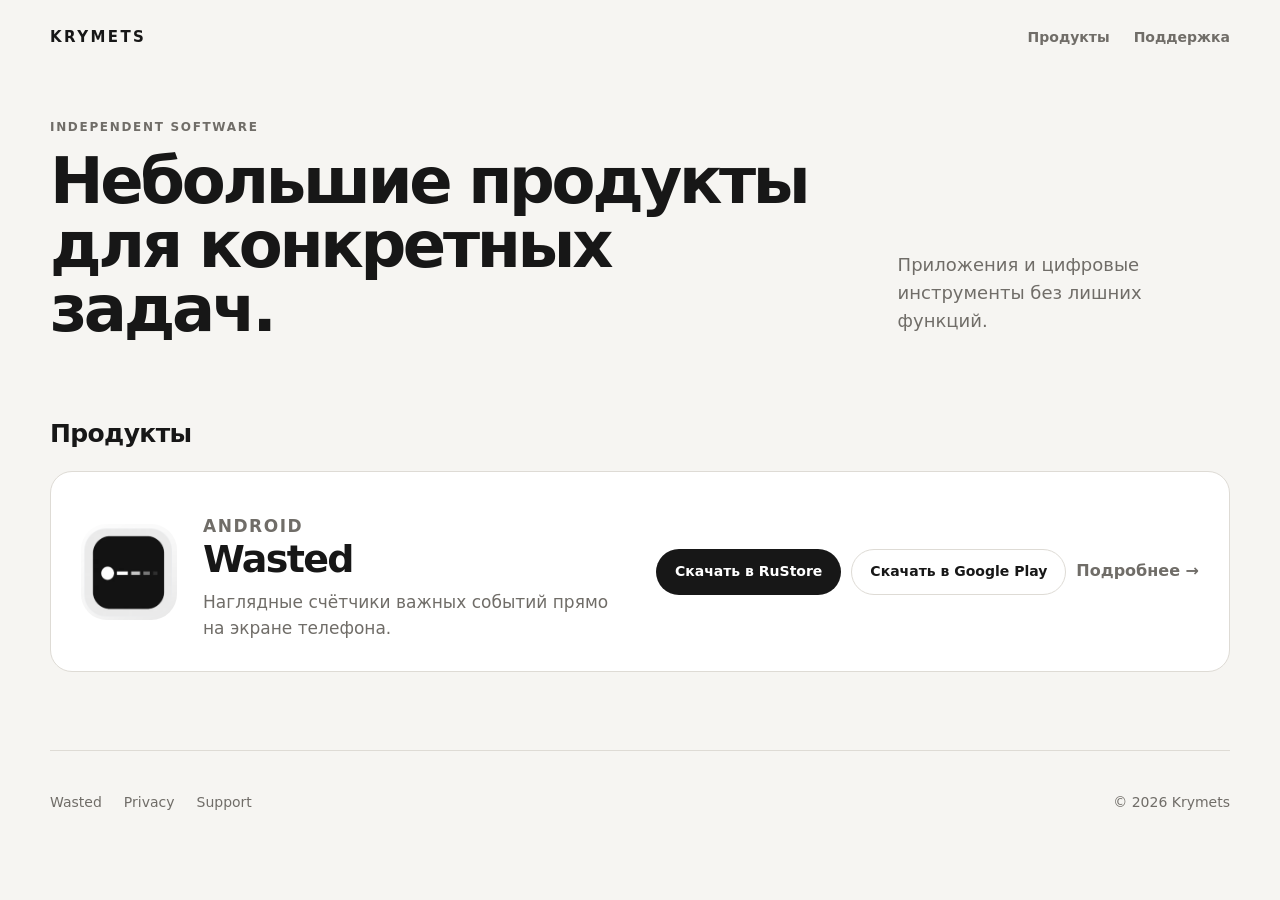
<file: index.html>
<!doctype html><html lang="ru"><head><meta charset="utf-8"><meta name="viewport" content="width=device-width,initial-scale=1"><meta name="description" content="Krymets — независимые приложения и цифровые инструменты."><title>KRYMETS — Independent software</title><link rel="stylesheet" href="/assets/styles.css"></head><body><header class="site-header container"><a class="brand" href="/">KRYMETS</a><nav class="site-nav"><a href="#products">Продукты</a><a href="/apps/wasted/support/">Поддержка</a></nav></header><main><section class="hero container"><div><p class="eyebrow">Independent software</p><h1>Небольшие продукты для конкретных задач.</h1></div><p class="hero-copy">Приложения и цифровые инструменты без лишних функций.</p></section><section class="container section" id="products"><div class="section-head"><h2>Продукты</h2></div><div class="product-grid"><article class="product-card"><img class="product-icon" src="/assets/wasted-icon.png" alt="Иконка Wasted"><div class="product-content"><p class="platform">Android</p><h3>Wasted</h3><p>Наглядные счётчики важных событий прямо на экране телефона.</p></div><div class="product-actions"><a class="btn btn-primary" href="https://www.rustore.ru/catalog/app/com.krymets.wasted" target="_blank" rel="noopener noreferrer">Скачать в RuStore</a><a class="btn btn-secondary" href="https://play.google.com/store/apps/details?id=com.krymets.wasted" target="_blank" rel="noopener noreferrer">Скачать в Google Play</a><a class="text-link" href="/apps/wasted/">Подробнее →</a></div></article></div></section></main><footer class="site-footer container"><nav><a href="/apps/wasted/">Wasted</a><a href="/apps/wasted/privacy/">Privacy</a><a href="/apps/wasted/support/">Support</a></nav><p>© 2026 Krymets</p></footer></body></html>
</file>
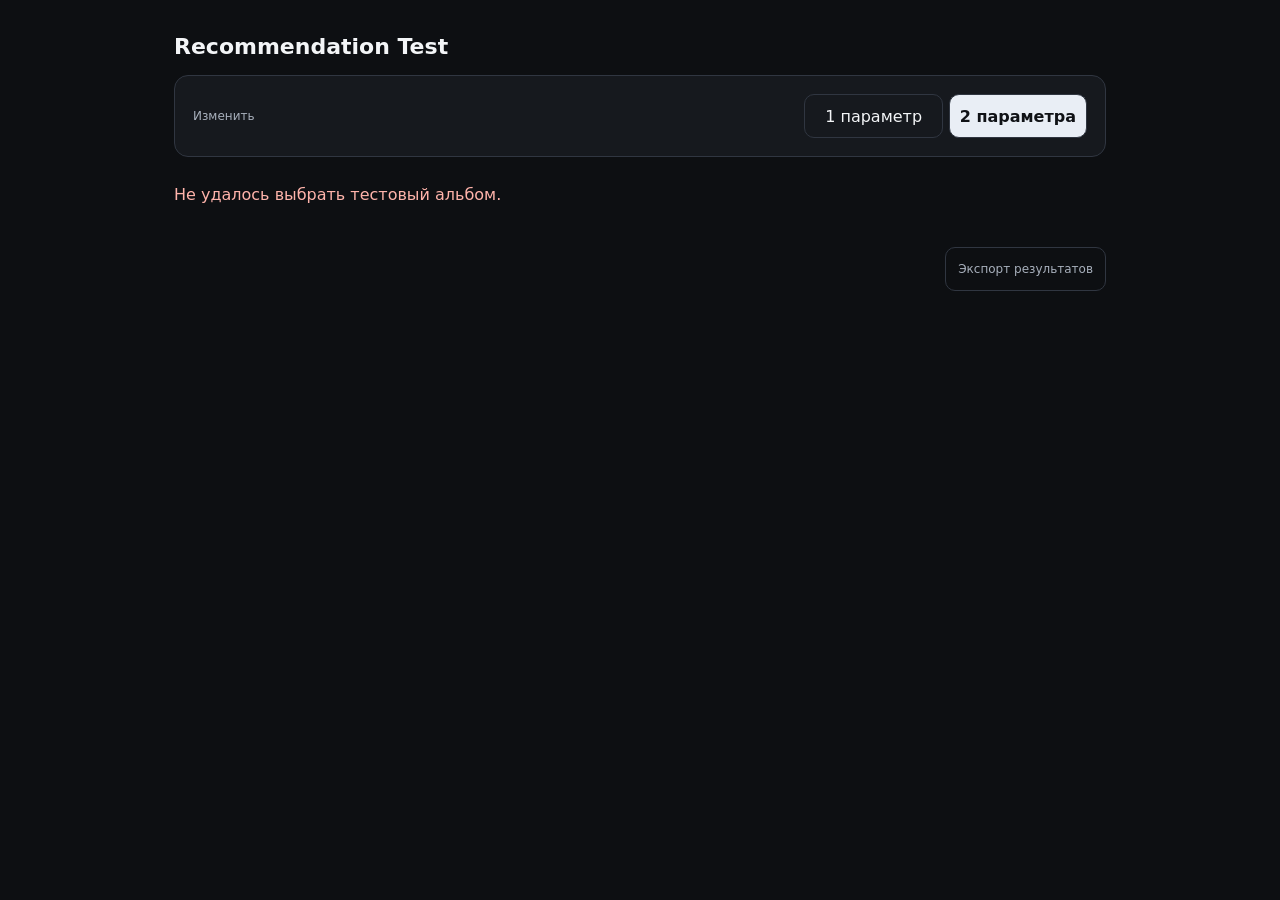
<file: rs-reco-eval-zrJ2piMTmEQYTwyErMHYbgZWuZDty0R/index.html>
<!doctype html>
<html lang="ru">
<head>
<meta charset="utf-8">
<meta name="viewport" content="width=device-width,initial-scale=1,viewport-fit=cover">
<meta name="robots" content="noindex,nofollow,noarchive">
<meta name="referrer" content="no-referrer">
<title>Recommendation Test</title>
<style>
:root{color-scheme:dark;--bg:#0d0f12;--panel:#16191e;--panel2:#1d2128;--line:#303641;--text:#f3f5f7;--muted:#a8b0bc;--accent:#e9eef5;--danger:#ffb4ab;--ok:#b9f6ca;font-family:Inter,ui-sans-serif,system-ui,-apple-system,BlinkMacSystemFont,"Segoe UI",sans-serif}*{box-sizing:border-box}html,body{margin:0;min-height:100%;background:var(--bg);color:var(--text)}body{overflow-x:hidden}button,input{font:inherit}button{touch-action:manipulation}main{width:min(100%,980px);margin:0 auto;padding:20px 14px 120px}h1{font-size:22px;margin:0 0 16px}h2{font-size:18px;margin:0}h3{font-size:16px;margin:0}.panel{background:var(--panel);border:1px solid var(--line);border-radius:14px;padding:14px;margin-bottom:14px}.eyebrow,.label{color:var(--muted);font-size:12px}.mode-row{display:flex;align-items:center;justify-content:space-between;gap:12px}.mode-group{display:grid;grid-template-columns:1fr 1fr;gap:6px;min-width:190px}.mode{min-height:44px;border:1px solid var(--line);border-radius:10px;background:transparent;color:var(--text);padding:0 10px}.mode.active{background:var(--accent);color:#101216;font-weight:800}.seed-title{font-size:18px;font-weight:700;line-height:1.3}.seed-year{color:var(--muted);margin-top:3px}.profile{font-size:13px;line-height:1.55;font-variant-numeric:tabular-nums;overflow-wrap:anywhere}.profile .label{display:block;margin-bottom:2px}.changes{margin-top:10px}.change{font-weight:750;line-height:1.5}.controls-head{display:flex;align-items:center;justify-content:space-between;gap:10px;margin-bottom:6px}.reset{min-height:44px;border:1px solid var(--line);border-radius:10px;background:transparent;color:var(--text);padding:0 14px}.reset:disabled{opacity:.4}.progress{color:var(--muted);font-size:13px;margin:4px 0 8px}.slider-row{display:grid;grid-template-columns:48px minmax(0,1fr) 30px;align-items:center;gap:9px;min-height:50px}.slider-row label{font-size:12px;font-weight:800;letter-spacing:.04em}.slider-row output{text-align:right;font-variant-numeric:tabular-nums;font-weight:700}input[type=range]{width:100%;min-width:0;height:44px;accent-color:var(--accent)}input[type=range]:disabled{opacity:.35}.target{border-top:1px solid var(--line);margin-top:8px;padding-top:10px}.status{min-height:46px;display:flex;align-items:center;color:var(--muted);margin:4px 0 14px}.status.error{color:var(--danger)}.variant{margin:0 0 24px}.variant-head{margin-bottom:8px}.recommendation-list{display:grid;gap:8px}.rec{background:var(--panel);border:1px solid var(--line);border-radius:12px;padding:11px 12px;min-width:0}.rec-title{font-size:14px;font-weight:750;line-height:1.35;overflow-wrap:anywhere}.rec-year{color:var(--muted);font-size:12px;margin-top:2px}.rec-profile{color:#d9dee5;font-size:12px;line-height:1.45;margin-top:7px;font-variant-numeric:tabular-nums;overflow-wrap:anywhere}.vote-wrap{position:sticky;bottom:0;z-index:5;margin:18px -14px 0;padding:12px 14px max(12px,env(safe-area-inset-bottom));background:color-mix(in srgb,var(--bg) 94%,transparent);backdrop-filter:blur(12px);border-top:1px solid var(--line)}.vote-question{font-size:14px;font-weight:700;line-height:1.35;margin-bottom:9px}.vote-grid{display:grid;grid-template-columns:repeat(4,minmax(0,1fr));gap:7px}.vote{min-height:46px;border:1px solid var(--line);border-radius:10px;background:var(--panel2);color:var(--text);padding:5px;font-weight:750}.vote:disabled{opacity:.45}.vote.selected{outline:2px solid var(--accent);opacity:1}.saved{color:var(--ok);font-size:13px;min-height:20px;margin-top:8px}.next{width:100%;min-height:48px;border:0;border-radius:11px;background:var(--accent);color:#101216;font-weight:800;margin-top:8px}.next:disabled{opacity:.35}.footer-tools{margin-top:30px;display:flex;justify-content:flex-end}.export{min-height:44px;padding:0 12px;border:1px solid var(--line);border-radius:10px;color:var(--muted);background:transparent;font-size:12px}[hidden]{display:none!important}@media(max-width:390px){.mode-row{align-items:flex-start;flex-direction:column}.mode-group{width:100%}.vote-grid{grid-template-columns:1fr 1fr}}@media(min-width:720px){main{padding:34px 24px 130px}.panel{padding:18px}.recommendation-list{grid-template-columns:repeat(2,minmax(0,1fr))}.vote-wrap{margin-left:0;margin-right:0;border:1px solid var(--line);border-radius:14px 14px 0 0}}
</style>
</head>
<body><main>
<h1>Recommendation Test</h1>
<section class="panel" id="modePanel"><div class="mode-row"><div class="eyebrow">Изменить</div><div class="mode-group"><button class="mode" data-mode="single" type="button">1 параметр</button><button class="mode active" data-mode="double" type="button">2 параметра</button></div></div></section>
<section id="seedCard" class="panel" hidden><div class="eyebrow">Базовый альбом</div><div id="seedTitle" class="seed-title"></div><div id="seedYear" class="seed-year"></div><div class="profile"><span class="label">Исходный профиль</span><span id="sourceProfile"></span></div><div id="changes" class="changes"></div></section>
<section id="controls" class="panel" hidden><div class="controls-head"><div><div id="instruction" class="eyebrow">Измените два параметра</div><h2>Sound Profile</h2></div><button id="resetButton" class="reset" type="button" disabled>Сбросить</button></div><div id="progress" class="progress"></div><div id="sliders"></div><div class="profile target"><span class="label">Целевой профиль</span><span id="targetProfile"></span></div></section>
<div id="status" class="status">Загрузка теста…</div>
<section id="results" hidden><section class="variant"><div class="variant-head"><h3>Вариант A</h3></div><div id="variantA" class="recommendation-list"></div></section><section class="variant"><div class="variant-head"><h3>Вариант B</h3></div><div id="variantB" class="recommendation-list"></div></section><section class="variant"><div class="variant-head"><h3>Вариант C</h3></div><div id="variantC" class="recommendation-list"></div></section></section>
<section id="voteWrap" class="vote-wrap" hidden><div class="vote-question">Какой набор лучше соответствует изменённому профилю?</div><div class="vote-grid"><button class="vote" data-vote="A">A лучше</button><button class="vote" data-vote="B">B лучше</button><button class="vote" data-vote="C">C лучше</button><button class="vote" data-vote="NONE">Ни один</button></div><div id="savedMessage" class="saved"></div><button id="nextButton" class="next" type="button" disabled>Следующий тест</button></section>
<div class="footer-tools"><button id="exportButton" class="export" type="button">Экспорт результатов</button></div>
</main><script>
(()=>{"use strict";
const EXPERIMENT="recommendation-ranking-v4",API_PATH="/api/internal/recommendation-eval-v1-q5jyxg2RKT2Z7vWjR2YQPt7j",API_ORIGINS=["https://riffspectrum.ru","https://riffspectrum.com"];
const PARAMS=[{key:"heaviness",short:"HVY",label:"Heaviness"},{key:"speed",short:"SPD",label:"Speed"},{key:"melody",short:"MEL",label:"Melody"},{key:"drive",short:"DRV",label:"Drive"},{key:"complexity",short:"CMP",label:"Compositional Complexity"},{key:"aggression",short:"AGR",label:"Aggression"},{key:"darkness",short:"DRK",label:"Darkness"}],PARAM_KEYS=PARAMS.map(x=>x.key);
const RELATION_GROUPS=[["heaviness","drive","aggression"],["melody","complexity"]];
const SESSION_ID_KEY="rs.reco-eval-v1.session-id",SEEN_SEEDS_KEY="rs.reco-eval-v1.seen-seeds",LAST_ARTIST_KEY="rs.reco-eval-v1.last-artist",FALLBACK_KEY="rs.reco-eval-v1.fallback-results",SUBMITTED_IDS_KEY="rs.reco-eval-v1.submitted-test-ids",RESULTS_HISTORY_KEY="rs.reco-eval-v1.results-history";
const $=id=>document.getElementById(id),els={seedCard:$("seedCard"),seedTitle:$("seedTitle"),seedYear:$("seedYear"),sourceProfile:$("sourceProfile"),changes:$("changes"),controls:$("controls"),instruction:$("instruction"),progress:$("progress"),sliders:$("sliders"),targetProfile:$("targetProfile"),resetButton:$("resetButton"),status:$("status"),results:$("results"),variantA:$("variantA"),variantB:$("variantB"),variantC:$("variantC"),voteWrap:$("voteWrap"),voteButtons:[...document.querySelectorAll(".vote")],modeButtons:[...document.querySelectorAll(".mode")],savedMessage:$("savedMessage"),nextButton:$("nextButton"),exportButton:$("exportButton")};
let dataset=null,apiOrigin=null,albumById=new Map(),seed=null,sourceProfile=null,targetProfile=null,testMode="double",variants=null,methodResults=null,variantMapping=null,testId=null,m4rMeta=null,decisionStartedAt=null,voted=false;
const uuid=()=>crypto?.randomUUID?crypto.randomUUID():`rs-${Date.now()}-${Math.random().toString(36).slice(2)}`;
function readJson(storage,key,fallback){try{const raw=storage.getItem(key);return raw?JSON.parse(raw):fallback}catch{return fallback}}
function writeJson(storage,key,value){try{storage.setItem(key,JSON.stringify(value))}catch{}}
function sessionId(){try{let v=sessionStorage.getItem(SESSION_ID_KEY);if(!v){v=uuid();sessionStorage.setItem(SESSION_ID_KEY,v)}return v}catch{return uuid()}}
function randomIndex(n){if(n<=1)return 0;if(crypto?.getRandomValues){const max=Math.floor(0x100000000/n)*n,b=new Uint32Array(1);do{crypto.getRandomValues(b)}while(b[0]>=max);return b[0]%n}return Math.floor(Math.random()*n)}
function shuffle(v){const a=[...v];for(let i=a.length-1;i>0;i--){const j=randomIndex(i+1);[a[i],a[j]]=[a[j],a[i]]}return a}
const norm=v=>String(v).trim().toLocaleLowerCase();
const normalizeArtistForCap=v=>String(v).toLocaleLowerCase();
const validProfile=p=>p&&PARAM_KEYS.every(k=>Number.isInteger(p[k])&&p[k]>=1&&p[k]<=10);
const profileText=p=>PARAMS.map(x=>`${x.short} ${p[x.key]}`).join(" · ");
const viewportBucket=()=>innerWidth<=820?"mobile":innerWidth<=1180?"tablet":"desktop";
function changedKeys(){return PARAM_KEYS.filter(k=>targetProfile&&sourceProfile&&targetProfile[k]!==sourceProfile[k])}
async function loadDataset(){let last;for(const origin of API_ORIGINS){try{const r=await fetch(`${origin}${API_PATH}/data`,{credentials:"omit",mode:"cors",cache:"no-store"});if(!r.ok)throw Error(`HTTP ${r.status}`);const d=await r.json();validateDataset(d);apiOrigin=origin;return d}catch(e){last=e}}throw last||Error("Dataset unavailable")}
function validateDataset(d){if(!d||d.experiment!==EXPERIMENT||!Array.isArray(d.albums)||!Array.isArray(d.seedAlbumIds))throw Error("Invalid dataset");const keys=(d.parameters||[]).map(x=>x.profileKey);if(keys.length!==7||!keys.every((k,i)=>k===PARAM_KEYS[i]))throw Error("Invalid parameter contract");if(!d.albums.every(a=>a&&typeof a.id==="string"&&typeof a.artist==="string"&&typeof a.title==="string"&&Number.isInteger(a.year)&&validProfile(a.profile)))throw Error("Invalid album data")}
function chooseSeed(){const debug=new URL(location.href).searchParams.get("seed"),pool=dataset.seedAlbumIds.map(id=>albumById.get(id)).filter(Boolean);if(!pool.length)return null;if(debug){const fixed=albumById.get(debug);return fixed&&dataset.seedAlbumIds.includes(fixed.id)?fixed:null}let seen=new Set(readJson(sessionStorage,SEEN_SEEDS_KEY,[])),available=pool.filter(a=>!seen.has(a.id));if(!available.length){seen=new Set();available=[...pool]}let last=null;try{last=sessionStorage.getItem(LAST_ARTIST_KEY)}catch{}if(last){const alt=available.filter(a=>norm(a.artist)!==last);if(alt.length)available=alt}const picked=available[randomIndex(available.length)];seen.add(picked.id);writeJson(sessionStorage,SEEN_SEEDS_KEY,[...seen]);try{sessionStorage.setItem(LAST_ARTIST_KEY,norm(picked.artist))}catch{}return picked}
function clearEvaluation(){variants=null;methodResults=null;variantMapping=null;testId=null;m4rMeta=null;decisionStartedAt=null;voted=false;els.results.hidden=true;els.voteWrap.hidden=true;els.savedMessage.textContent="";els.nextButton.disabled=true;els.voteButtons.forEach(b=>{b.disabled=true;b.classList.remove("selected")})}
function startTest(){clearEvaluation();seed=chooseSeed();if(!seed)return fatal("Не удалось выбрать тестовый альбом.");sourceProfile={...seed.profile};targetProfile={...seed.profile};render();els.seedCard.hidden=false;els.controls.hidden=false;setStatus(testMode==="double"?"Измените два параметра.":"Измените один параметр.")}
function setStatus(text,error=false){els.status.className=error?"status error":"status";els.status.textContent=text}
function render(){els.seedTitle.textContent=`${seed.artist} — ${seed.title}`;els.seedYear.textContent=String(seed.year);els.sourceProfile.textContent=profileText(sourceProfile);els.targetProfile.textContent=profileText(targetProfile);renderChanges();renderSliders();renderMode()}
function renderMode(){els.modeButtons.forEach(b=>b.classList.toggle("active",b.dataset.mode===testMode));const count=changedKeys().length;els.instruction.textContent=testMode==="double"?"Измените два параметра":"Измените один параметр";els.progress.textContent=testMode==="double"?`${count} из 2 выбрано`:count?"1 из 1 выбран":"0 из 1 выбран";els.resetButton.disabled=count===0||voted}
function renderChanges(){const keys=changedKeys();els.changes.replaceChildren();if(!keys.length)return;const cap=document.createElement("div");cap.className="label";cap.textContent=keys.length>1?"Изменения":"Изменение";els.changes.append(cap);for(const k of keys){const p=PARAMS.find(x=>x.key===k),d=targetProfile[k]-sourceProfile[k],line=document.createElement("div");line.className="change";line.textContent=`${p.label} ${sourceProfile[k]} → ${targetProfile[k]} (${d>0?"+":""}${d})`;els.changes.append(line)}}
function renderSliders(){const selected=changedKeys(),limit=testMode==="double"?2:1;els.sliders.replaceChildren();for(const p of PARAMS){const row=document.createElement("div");row.className="slider-row";const label=document.createElement("label");label.textContent=p.short;label.htmlFor=`slider-${p.key}`;const input=document.createElement("input");input.type="range";input.id=label.htmlFor;input.min="1";input.max="10";input.step="1";input.value=targetProfile[p.key];input.dataset.parameter=p.key;input.disabled=voted||(selected.length>=limit&&!selected.includes(p.key));const out=document.createElement("output");out.textContent=input.value;input.addEventListener("input",()=>{if(voted)return;targetProfile[p.key]=Number(input.value);out.textContent=input.value;renderChanges();els.targetProfile.textContent=profileText(targetProfile);renderMode();syncSliderLocks()});input.addEventListener("change",()=>{if(voted)return;targetProfile[p.key]=Number(input.value);handleCommittedEdit()});row.append(label,input,out);els.sliders.append(row)}renderMode()}
function syncSliderLocks(){const selected=changedKeys(),limit=testMode==="double"?2:1;els.sliders.querySelectorAll("input").forEach(i=>{i.disabled=voted||(selected.length>=limit&&!selected.includes(i.dataset.parameter))})}
function invalidateTarget(){clearEvaluation();els.results.hidden=true;els.voteWrap.hidden=true}
function handleCommittedEdit(){invalidateTarget();const count=changedKeys().length;renderChanges();els.targetProfile.textContent=profileText(targetProfile);renderSliders();if(testMode==="single"){if(count===1)commitTarget();else setStatus("Измените один параметр.");return}if(count===2)commitTarget();else setStatus(count===1?"Изменён 1 из 2 параметров.":"Измените два параметра.")}
function resetProfile(){if(voted)return;targetProfile={...sourceProfile};invalidateTarget();render();setStatus(testMode==="double"?"Измените два параметра.":"Измените один параметр.")}
function setMode(mode){if(mode!=="single"&&mode!=="double"||mode===testMode)return;testMode=mode;if(seed&&changedKeys().length){targetProfile={...sourceProfile};invalidateTarget()}if(seed){render();setStatus(mode==="double"?"Измените два параметра.":"Измените один параметр.")}else renderMode()}
function candidates(){const artist=norm(seed.artist);return dataset.albums.filter(a=>a.id!==seed.id&&norm(a.artist)!==artist)}
const textCmp=(a,b)=>a.localeCompare(b);
function tie(a,b){return textCmp(a.artist,b.artist)||textCmp(a.title,b.title)||textCmp(a.id,b.id)}
function capTop6(ranking){const counts=new Map(),selected=[];for(const album of ranking){const artist=normalizeArtistForCap(album.artist),count=counts.get(artist)||0;if(count>=2)continue;selected.push(album);counts.set(artist,count+1);if(selected.length===6)break}return selected}
function rankM1(pool){return pool.map(album=>({album,d:PARAM_KEYS.reduce((s,k)=>s+Math.abs(targetProfile[k]-album.profile[k]),0)})).sort((a,b)=>a.d-b.d||tie(a.album,b.album)).map(x=>x.album)}
function rankM2(pool,changed){const set=new Set(changed);return pool.map(album=>({album,d:PARAM_KEYS.reduce((s,k)=>s+Math.abs(targetProfile[k]-album.profile[k])*(set.has(k)?5:1),0)})).sort((a,b)=>a.d-b.d||tie(a.album,b.album)).map(x=>x.album)}
function intentZone(key,level){const from=sourceProfile[key],target=targetProfile[key],direction=target>from?1:-1,edge=Math.max(1,Math.min(10,target+direction*(level+1)));return{min:Math.min(target,edge),max:Math.max(target,edge)}}
function relationPlan(changed){const changedSet=new Set(changed),directionSets=new Map();for(const key of changed){const direction=targetProfile[key]>sourceProfile[key]?1:-1;for(const group of RELATION_GROUPS){if(!group.includes(key))continue;for(const related of group){if(changedSet.has(related))continue;if(!directionSets.has(related))directionSets.set(related,new Set());directionSets.get(related).add(direction)}}}const relatedDimensions=[],neutralizedRelatedDimensions=[],expectedDirections={};for(const key of PARAM_KEYS){const dirs=directionSets.get(key);if(!dirs)continue;if(dirs.size===1){relatedDimensions.push(key);expectedDirections[key]=[...dirs][0]}else neutralizedRelatedDimensions.push(key)}const relatedSet=new Set(relatedDimensions);const protectedDimensions=PARAM_KEYS.filter(key=>!changedSet.has(key)&&!relatedSet.has(key));return{relatedDimensions,protectedDimensions,neutralizedRelatedDimensions,expectedDirections}}
function rankM4R(pool,changed){const plan=relationPlan(changed);let expansionLevel=0,finalPool=[];for(let level=0;level<=9;level++){const zones={};for(const key of changed)zones[key]=intentZone(key,level);const currentPool=pool.filter(album=>changed.every(key=>{const zone=zones[key],value=album.profile[key];return value>=zone.min&&value<=zone.max}));finalPool=currentPool;expansionLevel=level;if(currentPool.length>=6&&capTop6(currentPool).length>=6)break}const scored=finalPool.map(album=>{const protectedDistance=plan.protectedDimensions.reduce((s,k)=>s+Math.abs(album.profile[k]-sourceProfile[k]),0);let opposingCount=0,relatedChangedCount=0,relatedMagnitude=0,supportiveCount=0;for(const k of plan.relatedDimensions){const delta=album.profile[k]-sourceProfile[k];if(delta===0)continue;relatedChangedCount++;relatedMagnitude+=Math.abs(delta);if(Math.sign(delta)===plan.expectedDirections[k])supportiveCount++;else opposingCount++}const exactMatches=changed.reduce((s,k)=>s+(album.profile[k]===targetProfile[k]?1:0),0);return{album,protectedDistance,opposingCount,relatedChangedCount,relatedMagnitude,supportiveCount,exactMatches}});scored.sort((a,b)=>a.protectedDistance-b.protectedDistance||a.opposingCount-b.opposingCount||a.relatedChangedCount-b.relatedChangedCount||a.relatedMagnitude-b.relatedMagnitude||b.supportiveCount-a.supportiveCount||b.exactMatches-a.exactMatches||tie(a.album,b.album));return{albums:scored.map(x=>x.album),expansionLevel,candidatePoolSize:finalPool.length,...plan}}
function commitTarget(){const changed=changedKeys(),required=testMode==="double"?2:1;if(changed.length!==required)return;const pool=candidates(),m1=capTop6(rankM1(pool)),m2=capTop6(rankM2(pool,changed)),m4rRanking=rankM4R(pool,changed),m4r={...m4rRanking,albums:capTop6(m4rRanking.albums)};if([m1,m2,m4r.albums].some(x=>x.length!==6))return setStatus("Не удалось сформировать полный набор рекомендаций.",true);methodResults={M1:m1,M2:m2,M4R:m4r.albums};m4rMeta=m4r;const perm=shuffle(["M1","M2","M4R"]);variantMapping={A:perm[0],B:perm[1],C:perm[2]};variants={A:methodResults[variantMapping.A],B:methodResults[variantMapping.B],C:methodResults[variantMapping.C]};testId=uuid();decisionStartedAt=performance.now();renderResults()}
function recCard(a){const card=document.createElement("article");card.className="rec";const title=document.createElement("div");title.className="rec-title";title.textContent=`${a.artist} — ${a.title}`;const year=document.createElement("div");year.className="rec-year";year.textContent=a.year;const profile=document.createElement("div");profile.className="rec-profile";profile.textContent=profileText(a.profile);card.append(title,year,profile);return card}
function renderVariant(el,items){el.replaceChildren(...items.map(recCard))}
function renderResults(){renderVariant(els.variantA,variants.A);renderVariant(els.variantB,variants.B);renderVariant(els.variantC,variants.C);els.results.hidden=false;els.voteWrap.hidden=false;setStatus("Сравните три набора и выберите лучший.");els.voteButtons.forEach(b=>b.disabled=false)}
function ids(method){return methodResults[method].map(a=>a.id)}
function overlap(a,b){const s=new Set(a);return b.filter(x=>s.has(x)).length}
function pairStats(a,b){const x=ids(a),y=ids(b),sx=[...x].sort(),sy=[...y].sort(),sameOrder=x.every((v,i)=>v===y[i]),sameSet=sx.every((v,i)=>v===sy[i]);return{overlap:overlap(x,y),sameSet,sameOrder}}
function buildResult(winner){const changed=changedKeys(),method=winner==="NONE"?"NONE":variantMapping[winner],r={experiment:EXPERIMENT,test_id:testId,timestamp:new Date().toISOString(),session_id:sessionId(),seed_album_id:seed.id,seed_artist:seed.artist,seed_title:seed.title,test_mode:testMode,changed_parameter_count:changed.length,target_hvy:targetProfile.heaviness,target_spd:targetProfile.speed,target_mel:targetProfile.melody,target_drv:targetProfile.drive,target_cmp:targetProfile.complexity,target_agr:targetProfile.aggression,target_drk:targetProfile.darkness,variant_a_method:variantMapping.A,variant_b_method:variantMapping.B,variant_c_method:variantMapping.C,variant_a_album_ids:variants.A.map(a=>a.id),variant_b_album_ids:variants.B.map(a=>a.id),variant_c_album_ids:variants.C.map(a=>a.id),winner,winning_method:method,viewport_bucket:viewportBucket(),catalog_revision:dataset.source.catalogBlobSha||"unknown",app_release:dataset.source.appRelease||"unknown",decision_time_ms:Math.max(0,Math.round(performance.now()-decisionStartedAt)),m4r_expansion_level:m4rMeta.expansionLevel,m4r_candidate_pool_size:m4rMeta.candidatePoolSize,m4r_related_dimensions:[...m4rMeta.relatedDimensions],m4r_protected_dimensions:[...m4rMeta.protectedDimensions]};if(changed.length===2)r.m4r_neutralized_related_dimensions=[...m4rMeta.neutralizedRelatedDimensions];changed.forEach((k,i)=>{const n=i+1,from=sourceProfile[k],to=targetProfile[k],delta=to-from;r[`changed_parameter_${n}`]=k;r[`from_value_${n}`]=from;r[`to_value_${n}`]=to;r[`change_delta_${n}`]=delta;r[`change_magnitude_${n}`]=Math.abs(delta)});r.total_change_magnitude=changed.reduce((s,k)=>s+Math.abs(targetProfile[k]-sourceProfile[k]),0);if(changed.length===1){r.changed_parameter=changed[0];r.from_value=r.from_value_1;r.to_value=r.to_value_1;r.change_delta=r.change_delta_1;r.change_magnitude=r.change_magnitude_1}for(const [key,a,b] of [["m1_m2","M1","M2"],["m1_m4r","M1","M4R"],["m2_m4r","M2","M4R"]]){const s=pairStats(a,b);r[`overlap_${key}`]=s.overlap;r[`same_set_${key}`]=s.sameSet;r[`same_order_${key}`]=s.sameOrder;r[`identical_${key}`]=s.sameOrder}return r}
function upsertFallback(r){const cur=readJson(localStorage,FALLBACK_KEY,[]),next=Array.isArray(cur)?cur.filter(x=>x?.test_id!==r.test_id):[];next.push(r);writeJson(localStorage,FALLBACK_KEY,next)}
function upsertHistory(r){const cur=readJson(localStorage,RESULTS_HISTORY_KEY,[]),next=Array.isArray(cur)?cur.filter(x=>x?.test_id!==r.test_id):[];next.push(r);writeJson(localStorage,RESULTS_HISTORY_KEY,next.slice(-5000))}
function removeFallback(id){const cur=readJson(localStorage,FALLBACK_KEY,[]);if(Array.isArray(cur))writeJson(localStorage,FALLBACK_KEY,cur.filter(x=>x?.test_id!==id))}
function submittedSet(){return new Set(readJson(localStorage,SUBMITTED_IDS_KEY,[]))}
function markSubmitted(id){const s=submittedSet();s.add(id);writeJson(localStorage,SUBMITTED_IDS_KEY,[...s].slice(-2000))}
async function transport(r){if(new URL(location.href).searchParams.get("analytics_fail")==="1")throw Error("Forced failure");if(!apiOrigin)throw Error("No API origin");const res=await fetch(`${apiOrigin}${API_PATH}/event`,{method:"POST",headers:{"Content-Type":"application/json"},credentials:"omit",mode:"cors",keepalive:true,body:JSON.stringify(r)});if(!res.ok)throw Error(`Analytics HTTP ${res.status}`)}
function submitVote(winner,button){if(voted||!variants||submittedSet().has(testId))return;voted=true;syncSliderLocks();els.resetButton.disabled=true;els.modeButtons.forEach(b=>b.disabled=true);els.voteButtons.forEach(b=>b.disabled=true);button.classList.add("selected");const result=buildResult(winner);upsertHistory(result);upsertFallback(result);markSubmitted(testId);els.savedMessage.textContent="Выбор сохранён";els.nextButton.disabled=false;transport(result).then(()=>removeFallback(result.test_id)).catch(()=>{})}
function exportResults(){const payload={experiment:EXPERIMENT,exported_at:new Date().toISOString(),results:readJson(localStorage,RESULTS_HISTORY_KEY,[]),unsent_fallback_results:readJson(localStorage,FALLBACK_KEY,[])},blob=new Blob([JSON.stringify(payload,null,2)],{type:"application/json"}),url=URL.createObjectURL(blob),a=document.createElement("a");a.href=url;a.download=`recommendation-ranking-v4-results-${new Date().toISOString().replace(/[:.]/g,"-")}.json`;document.body.append(a);a.click();a.remove();URL.revokeObjectURL(url)}
function fatal(msg){els.seedCard.hidden=true;els.controls.hidden=true;els.results.hidden=true;els.voteWrap.hidden=true;setStatus(msg,true)}
els.resetButton.addEventListener("click",resetProfile);els.modeButtons.forEach(b=>b.addEventListener("click",()=>setMode(b.dataset.mode)));els.voteButtons.forEach(b=>b.addEventListener("click",()=>submitVote(b.dataset.vote,b)));els.nextButton.addEventListener("click",()=>{els.modeButtons.forEach(b=>b.disabled=false);startTest();scrollTo({top:0,behavior:"smooth"})});els.exportButton.addEventListener("click",exportResults);loadDataset().then(d=>{dataset=d;albumById=new Map(d.albums.map(a=>[a.id,a]));startTest()}).catch(()=>fatal("Не удалось выбрать тестовый альбом."));
})();
</script></body></html>
</file>
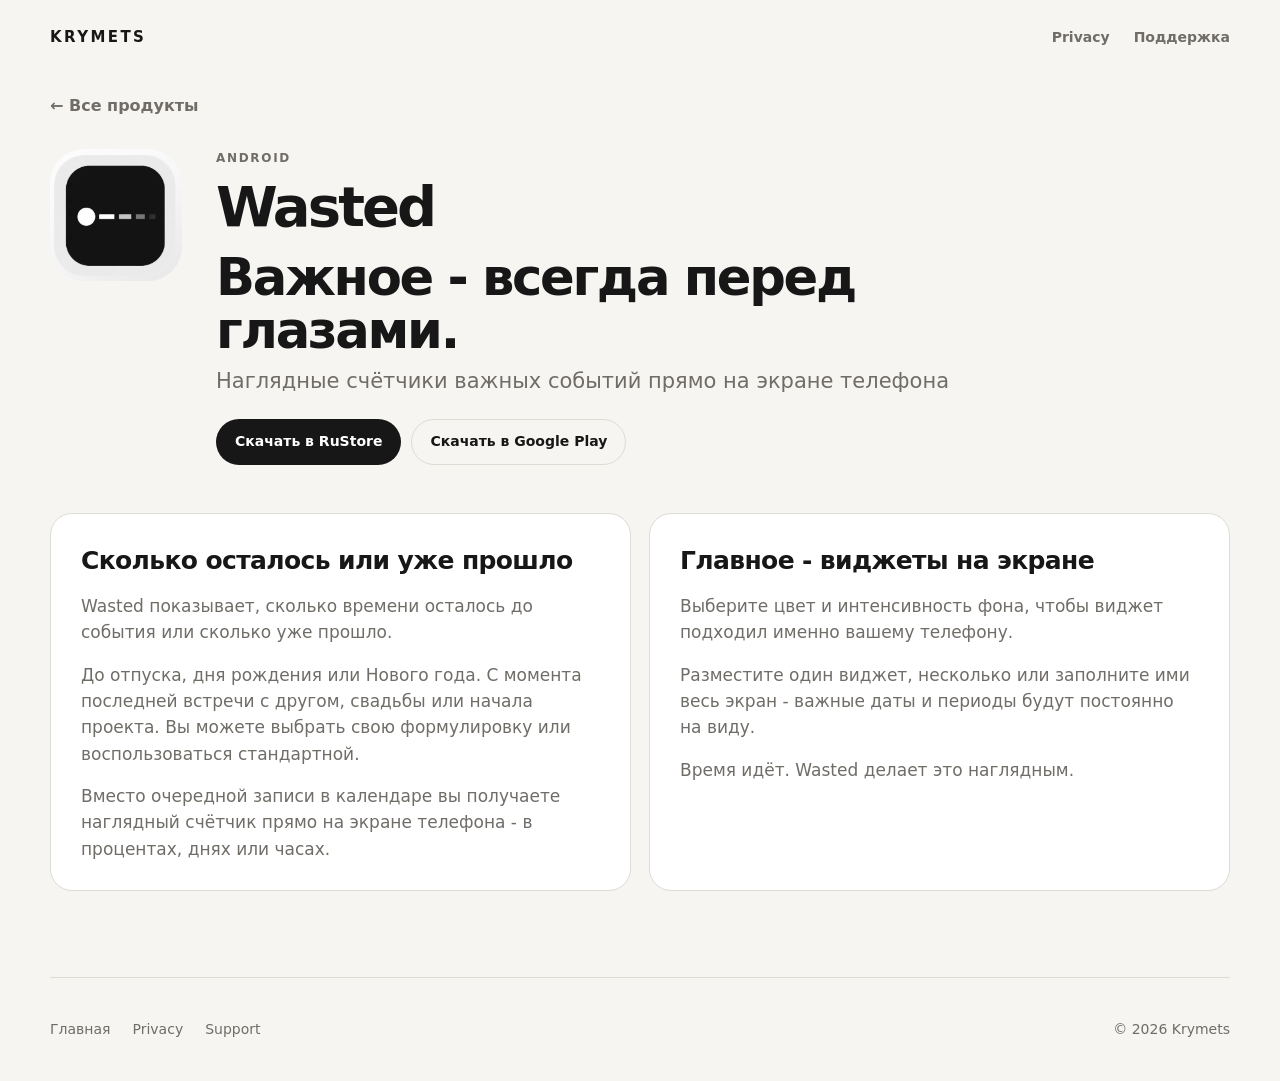
<file: apps/wasted/index.html>
<!doctype html><html lang="ru"><head><meta charset="utf-8"><meta name="viewport" content="width=device-width,initial-scale=1"><meta name="description" content="Wasted — наглядные счётчики важных событий прямо на экране телефона."><title>Wasted — Krymets</title><link rel="stylesheet" href="/assets/styles.css"></head><body><header class="site-header container"><a class="brand" href="/">KRYMETS</a><nav class="site-nav"><a href="/apps/wasted/privacy/">Privacy</a><a href="/apps/wasted/support/">Поддержка</a></nav></header><main class="container app-page"><a class="back-link" href="/">← Все продукты</a><section class="app-hero"><img class="product-icon large" src="/assets/wasted-icon.png" alt="Иконка Wasted"><div><p class="eyebrow">Android</p><h1>Wasted</h1><h2 class="app-headline">Важное - всегда перед глазами.</h2><p class="app-subheadline">Наглядные счётчики важных событий прямо на экране телефона</p><div class="hero-actions"><a class="btn btn-primary" href="https://www.rustore.ru/catalog/app/com.krymets.wasted" target="_blank" rel="noopener noreferrer">Скачать в RuStore</a><a class="btn btn-secondary" href="https://play.google.com/store/apps/details?id=com.krymets.wasted" target="_blank" rel="noopener noreferrer">Скачать в Google Play</a></div></div></section><section class="content-grid"><article class="content-block"><h2>Сколько осталось или уже прошло</h2><p>Wasted показывает, сколько времени осталось до события или сколько уже прошло.</p><p>До отпуска, дня рождения или Нового года. С момента последней встречи с другом, свадьбы или начала проекта. Вы можете выбрать свою формулировку или воспользоваться стандартной.</p><p>Вместо очередной записи в календаре вы получаете наглядный счётчик прямо на экране телефона - в процентах, днях или часах.</p></article><article class="content-block"><h2>Главное - виджеты на экране</h2><p>Выберите цвет и интенсивность фона, чтобы виджет подходил именно вашему телефону.</p><p>Разместите один виджет, несколько или заполните ими весь экран - важные даты и периоды будут постоянно на виду.</p><p>Время идёт. Wasted делает это наглядным.</p></article></section></main><footer class="site-footer container"><nav><a href="/">Главная</a><a href="/apps/wasted/privacy/">Privacy</a><a href="/apps/wasted/support/">Support</a></nav><p>© 2026 Krymets</p></footer></body></html>
</file>
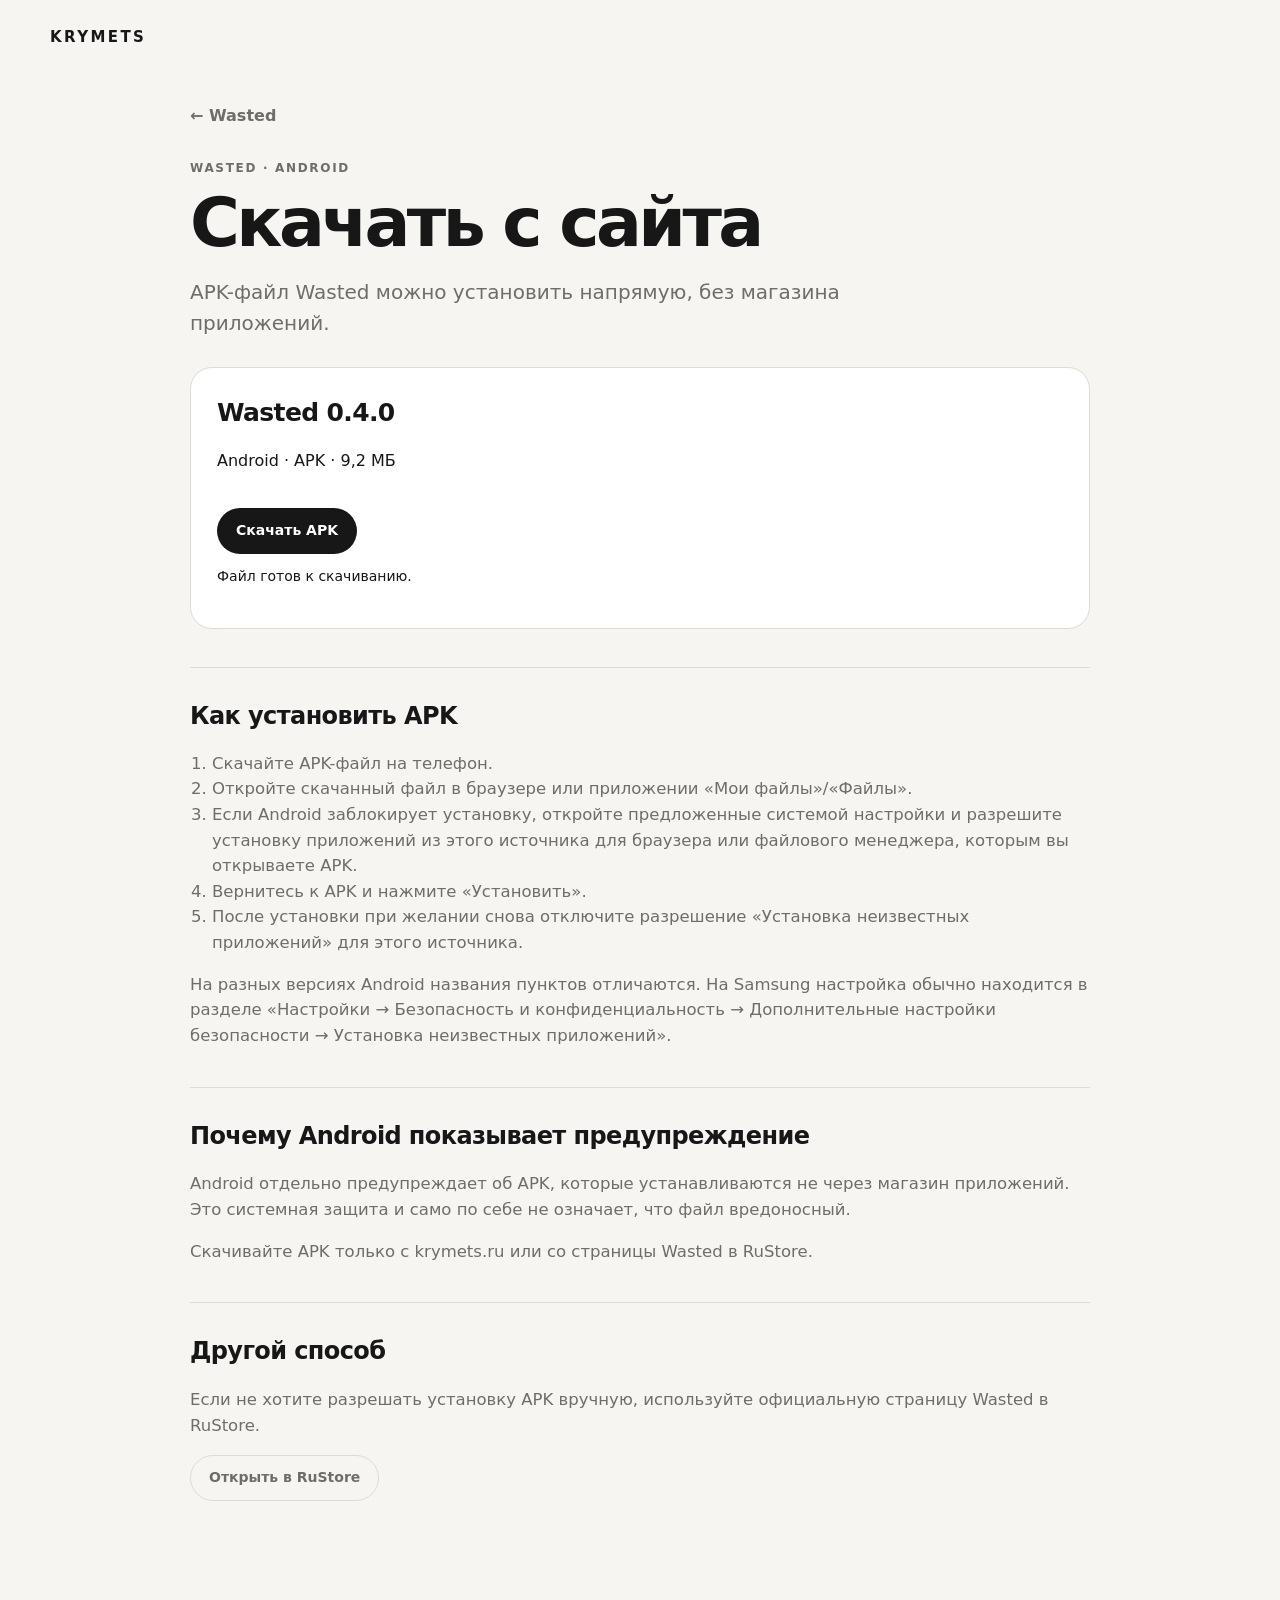
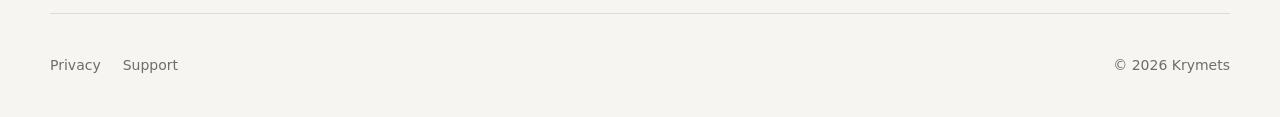
<file: apps/wasted/download/index.html>
<!doctype html><html lang="ru"><head><meta charset="utf-8"><meta name="viewport" content="width=device-width,initial-scale=1"><meta name="description" content="Скачать APK Wasted для Android."><title>Скачать Wasted — Krymets</title><link rel="stylesheet" href="/assets/styles.css"></head><body><header class="site-header container"><a class="brand" href="/">KRYMETS</a></header><main class="container document-page"><a class="back-link" href="/apps/wasted/">← Wasted</a><p class="eyebrow">Wasted · Android</p><h1>Скачать с сайта</h1><p class="lede">APK-файл Wasted можно установить напрямую, без магазина приложений.</p><div class="download-panel"><h2>Wasted 0.4.0</h2><p class="muted">Android · APK · 9,2 МБ</p><a class="btn btn-primary" href="/downloads/wasted-0.4.0.apk" download>Скачать APK</a><p class="muted" style="margin-top:12px;font-size:14px">Файл готов к скачиванию.</p></div><section><h2>Как установить APK</h2><ol><li>Скачайте APK-файл на телефон.</li><li>Откройте скачанный файл в браузере или приложении «Мои файлы»/«Файлы».</li><li>Если Android заблокирует установку, откройте предложенные системой настройки и разрешите установку приложений из этого источника для браузера или файлового менеджера, которым вы открываете APK.</li><li>Вернитесь к APK и нажмите «Установить».</li><li>После установки при желании снова отключите разрешение «Установка неизвестных приложений» для этого источника.</li></ol><p>На разных версиях Android названия пунктов отличаются. На Samsung настройка обычно находится в разделе «Настройки → Безопасность и конфиденциальность → Дополнительные настройки безопасности → Установка неизвестных приложений».</p></section><section><h2>Почему Android показывает предупреждение</h2><p>Android отдельно предупреждает об APK, которые устанавливаются не через магазин приложений. Это системная защита и само по себе не означает, что файл вредоносный.</p><p>Скачивайте APK только с krymets.ru или со страницы Wasted в RuStore.</p></section><section><h2>Другой способ</h2><p>Если не хотите разрешать установку APK вручную, используйте официальную страницу Wasted в RuStore.</p><p><a class="btn btn-secondary" href="https://www.rustore.ru/catalog/app/com.krymets.wasted" target="_blank" rel="noopener noreferrer">Открыть в RuStore</a></p></section></main><footer class="site-footer container"><nav><a href="/apps/wasted/privacy/">Privacy</a><a href="/apps/wasted/support/">Support</a></nav><p>© 2026 Krymets</p></footer></body></html>
</file>
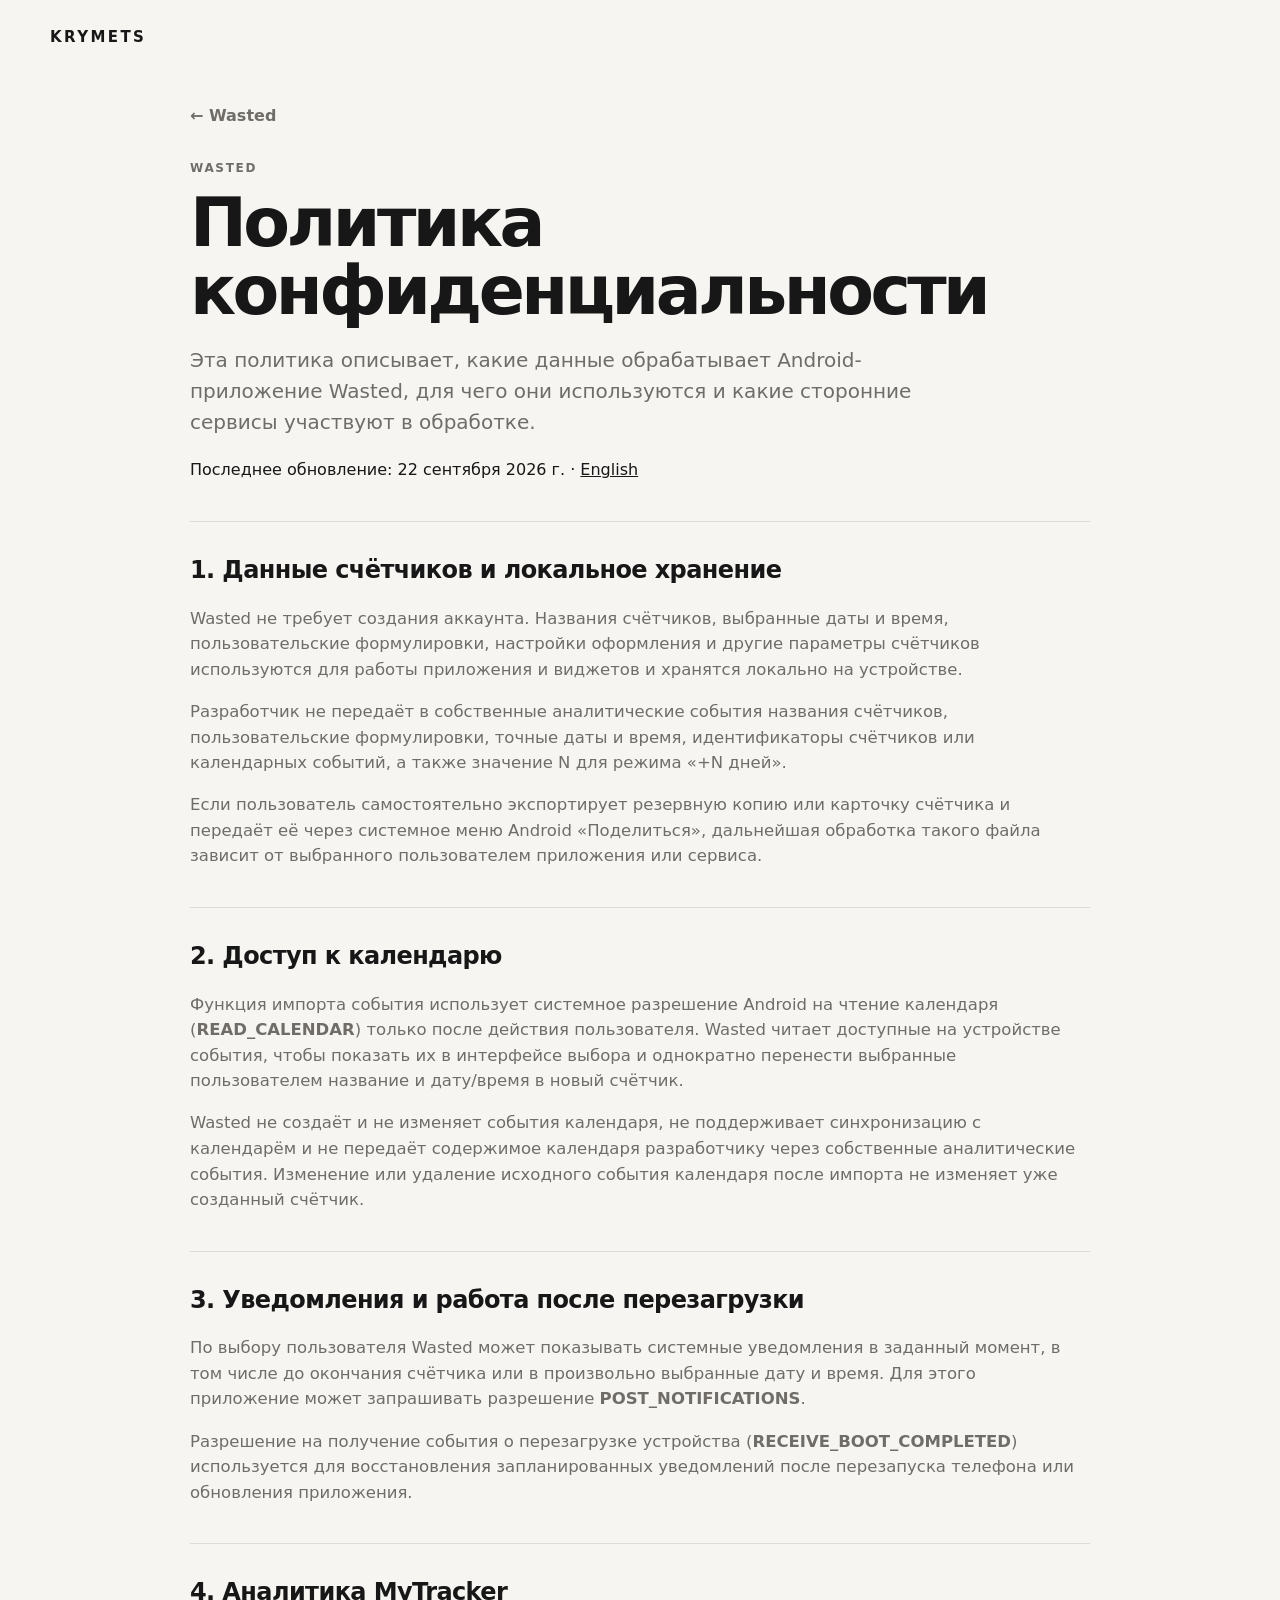
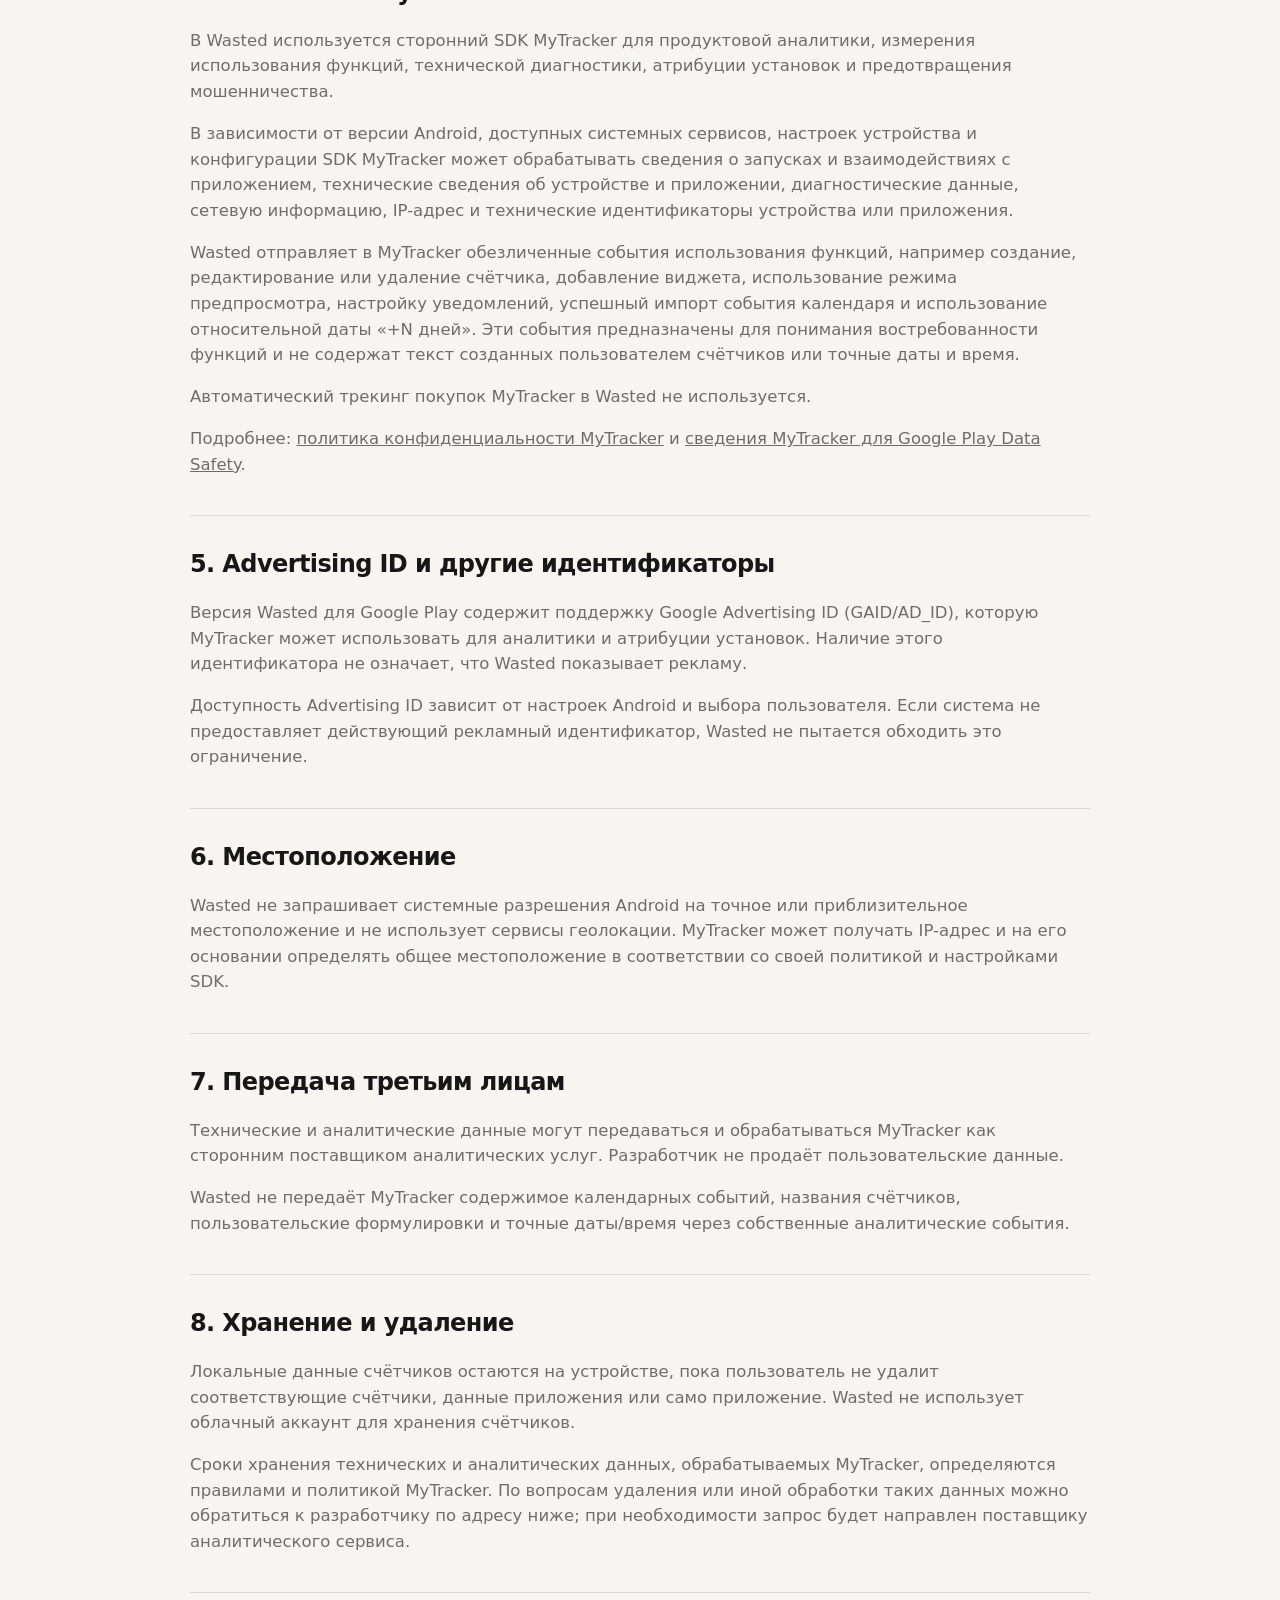
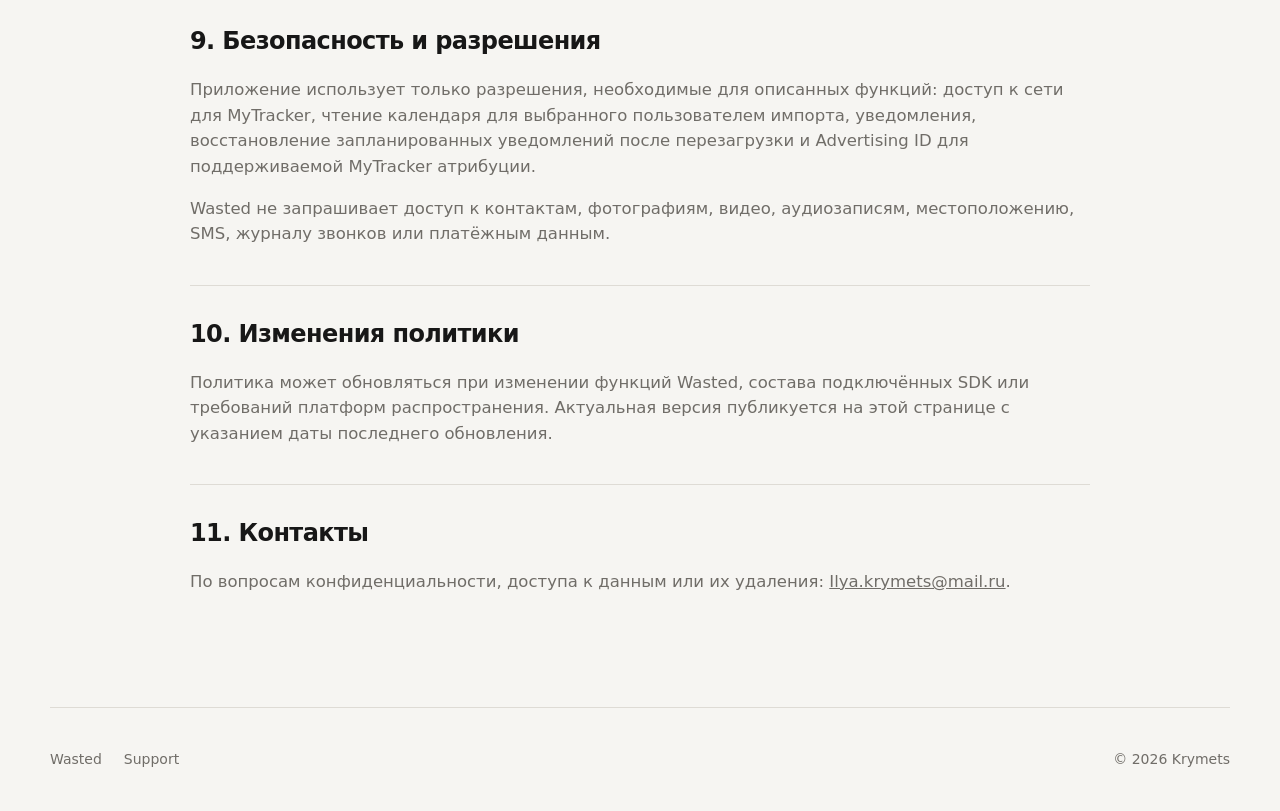
<file: apps/wasted/privacy/index.html>
<!doctype html><html lang="ru"><head><meta charset="utf-8"><meta name="viewport" content="width=device-width,initial-scale=1"><meta name="description" content="Политика конфиденциальности приложения Wasted."><title>Privacy Policy — Wasted</title><link rel="stylesheet" href="/assets/styles.css"></head><body><header class="site-header container"><a class="brand" href="/">KRYMETS</a></header><main class="container document-page"><a class="back-link" href="/apps/wasted/">← Wasted</a><p class="eyebrow">Wasted</p><h1>Политика конфиденциальности</h1><p class="lede">Эта политика описывает, какие данные обрабатывает Android-приложение Wasted, для чего они используются и какие сторонние сервисы участвуют в обработке.</p><p class="muted">Последнее обновление: 22 сентября 2026 г. · <a href="/apps/wasted/privacy/en/">English</a></p>

<section><h2>1. Данные счётчиков и локальное хранение</h2><p>Wasted не требует создания аккаунта. Названия счётчиков, выбранные даты и время, пользовательские формулировки, настройки оформления и другие параметры счётчиков используются для работы приложения и виджетов и хранятся локально на устройстве.</p><p>Разработчик не передаёт в собственные аналитические события названия счётчиков, пользовательские формулировки, точные даты и время, идентификаторы счётчиков или календарных событий, а также значение N для режима «+N дней».</p><p>Если пользователь самостоятельно экспортирует резервную копию или карточку счётчика и передаёт её через системное меню Android «Поделиться», дальнейшая обработка такого файла зависит от выбранного пользователем приложения или сервиса.</p></section>

<section><h2>2. Доступ к календарю</h2><p>Функция импорта события использует системное разрешение Android на чтение календаря (<strong>READ_CALENDAR</strong>) только после действия пользователя. Wasted читает доступные на устройстве события, чтобы показать их в интерфейсе выбора и однократно перенести выбранные пользователем название и дату/время в новый счётчик.</p><p>Wasted не создаёт и не изменяет события календаря, не поддерживает синхронизацию с календарём и не передаёт содержимое календаря разработчику через собственные аналитические события. Изменение или удаление исходного события календаря после импорта не изменяет уже созданный счётчик.</p></section>

<section><h2>3. Уведомления и работа после перезагрузки</h2><p>По выбору пользователя Wasted может показывать системные уведомления в заданный момент, в том числе до окончания счётчика или в произвольно выбранные дату и время. Для этого приложение может запрашивать разрешение <strong>POST_NOTIFICATIONS</strong>.</p><p>Разрешение на получение события о перезагрузке устройства (<strong>RECEIVE_BOOT_COMPLETED</strong>) используется для восстановления запланированных уведомлений после перезапуска телефона или обновления приложения.</p></section>

<section><h2>4. Аналитика MyTracker</h2><p>В Wasted используется сторонний SDK MyTracker для продуктовой аналитики, измерения использования функций, технической диагностики, атрибуции установок и предотвращения мошенничества.</p><p>В зависимости от версии Android, доступных системных сервисов, настроек устройства и конфигурации SDK MyTracker может обрабатывать сведения о запусках и взаимодействиях с приложением, технические сведения об устройстве и приложении, диагностические данные, сетевую информацию, IP-адрес и технические идентификаторы устройства или приложения.</p><p>Wasted отправляет в MyTracker обезличенные события использования функций, например создание, редактирование или удаление счётчика, добавление виджета, использование режима предпросмотра, настройку уведомлений, успешный импорт события календаря и использование относительной даты «+N дней». Эти события предназначены для понимания востребованности функций и не содержат текст созданных пользователем счётчиков или точные даты и время.</p><p>Автоматический трекинг покупок MyTracker в Wasted не используется.</p><p>Подробнее: <a href="https://tracker.my.com/ru/legal/privacy-policy" target="_blank" rel="noopener noreferrer">политика конфиденциальности MyTracker</a> и <a href="https://docs.tracker.my.com/ru/privacy-and-security/google-data-safety" target="_blank" rel="noopener noreferrer">сведения MyTracker для Google Play Data Safety</a>.</p></section>

<section><h2>5. Advertising ID и другие идентификаторы</h2><p>Версия Wasted для Google Play содержит поддержку Google Advertising ID (GAID/AD_ID), которую MyTracker может использовать для аналитики и атрибуции установок. Наличие этого идентификатора не означает, что Wasted показывает рекламу.</p><p>Доступность Advertising ID зависит от настроек Android и выбора пользователя. Если система не предоставляет действующий рекламный идентификатор, Wasted не пытается обходить это ограничение.</p></section>

<section><h2>6. Местоположение</h2><p>Wasted не запрашивает системные разрешения Android на точное или приблизительное местоположение и не использует сервисы геолокации. MyTracker может получать IP-адрес и на его основании определять общее местоположение в соответствии со своей политикой и настройками SDK.</p></section>

<section><h2>7. Передача третьим лицам</h2><p>Технические и аналитические данные могут передаваться и обрабатываться MyTracker как сторонним поставщиком аналитических услуг. Разработчик не продаёт пользовательские данные.</p><p>Wasted не передаёт MyTracker содержимое календарных событий, названия счётчиков, пользовательские формулировки и точные даты/время через собственные аналитические события.</p></section>

<section><h2>8. Хранение и удаление</h2><p>Локальные данные счётчиков остаются на устройстве, пока пользователь не удалит соответствующие счётчики, данные приложения или само приложение. Wasted не использует облачный аккаунт для хранения счётчиков.</p><p>Сроки хранения технических и аналитических данных, обрабатываемых MyTracker, определяются правилами и политикой MyTracker. По вопросам удаления или иной обработки таких данных можно обратиться к разработчику по адресу ниже; при необходимости запрос будет направлен поставщику аналитического сервиса.</p></section>

<section><h2>9. Безопасность и разрешения</h2><p>Приложение использует только разрешения, необходимые для описанных функций: доступ к сети для MyTracker, чтение календаря для выбранного пользователем импорта, уведомления, восстановление запланированных уведомлений после перезагрузки и Advertising ID для поддерживаемой MyTracker атрибуции.</p><p>Wasted не запрашивает доступ к контактам, фотографиям, видео, аудиозаписям, местоположению, SMS, журналу звонков или платёжным данным.</p></section>

<section><h2>10. Изменения политики</h2><p>Политика может обновляться при изменении функций Wasted, состава подключённых SDK или требований платформ распространения. Актуальная версия публикуется на этой странице с указанием даты последнего обновления.</p></section>

<section><h2>11. Контакты</h2><p>По вопросам конфиденциальности, доступа к данным или их удаления: <a href="mailto:Ilya.krymets@mail.ru">Ilya.krymets@mail.ru</a>.</p></section></main><footer class="site-footer container"><nav><a href="/apps/wasted/">Wasted</a><a href="/apps/wasted/support/">Support</a></nav><p>© 2026 Krymets</p></footer></body></html>
</file>
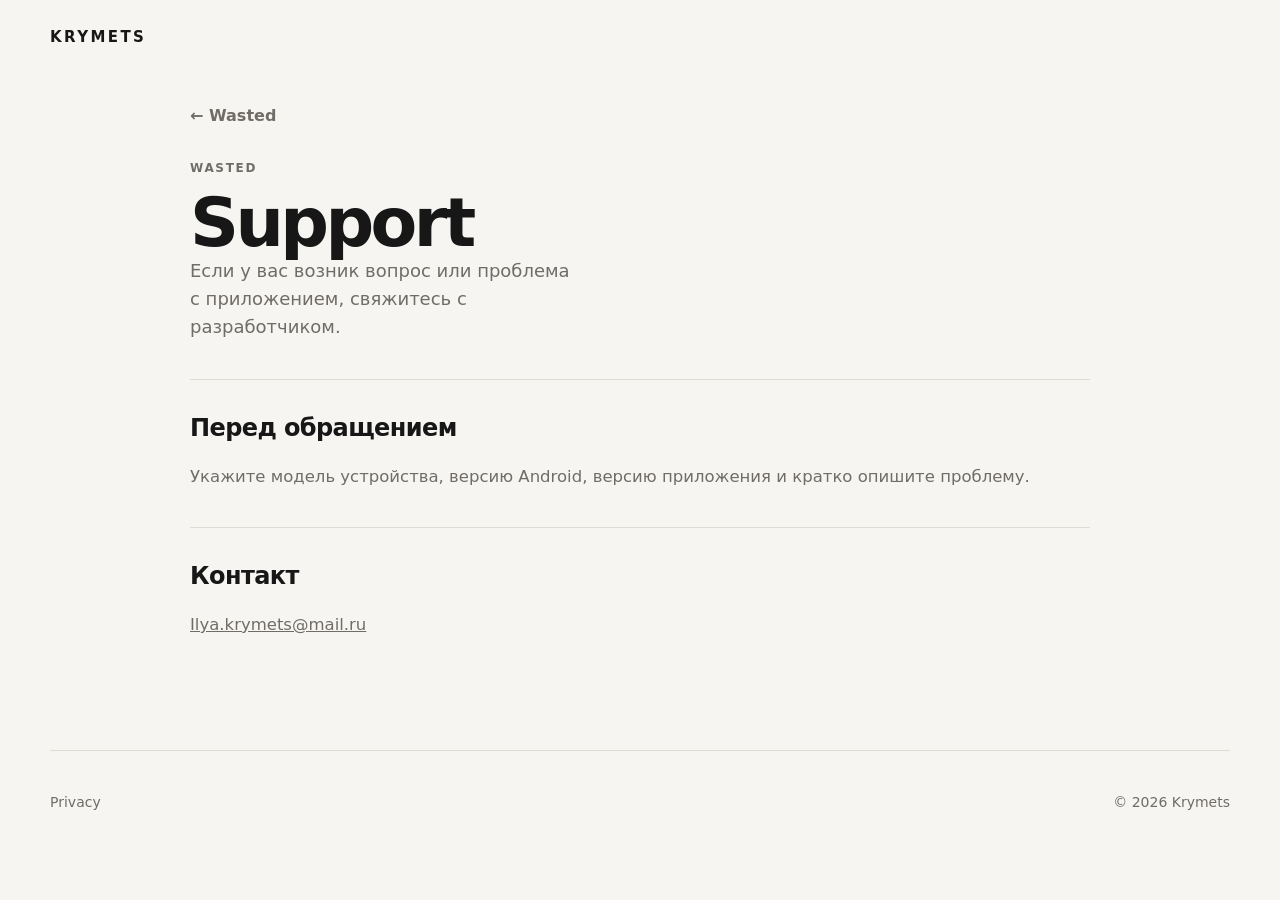
<file: apps/wasted/support/index.html>
<!doctype html>
<html lang="ru">
<head>
  <meta charset="utf-8" />
  <meta name="viewport" content="width=device-width, initial-scale=1" />
  <title>Support — Wasted</title>
  <link rel="stylesheet" href="/assets/styles.css" />
</head>
<body>
  <header class="site-header container"><a class="brand" href="/">KRYMETS</a></header>
  <main class="container document-page">
    <a class="back-link" href="/apps/wasted/">← Wasted</a>
    <p class="eyebrow">Wasted</p>
    <h1>Support</h1>
    <p class="app-lead">Если у вас возник вопрос или проблема с приложением, свяжитесь с разработчиком.</p>

    <section>
      <h2>Перед обращением</h2>
      <p>Укажите модель устройства, версию Android, версию приложения и кратко опишите проблему.</p>
    </section>
    <section>
      <h2>Контакт</h2>
      <p><a href="mailto:Ilya.krymets@mail.ru">Ilya.krymets@mail.ru</a></p>
    </section>
  </main>
  <footer class="site-footer container"><nav><a href="/apps/wasted/privacy/">Privacy</a></nav><p>© 2026 Krymets</p></footer>
</body>
</html>
</file>
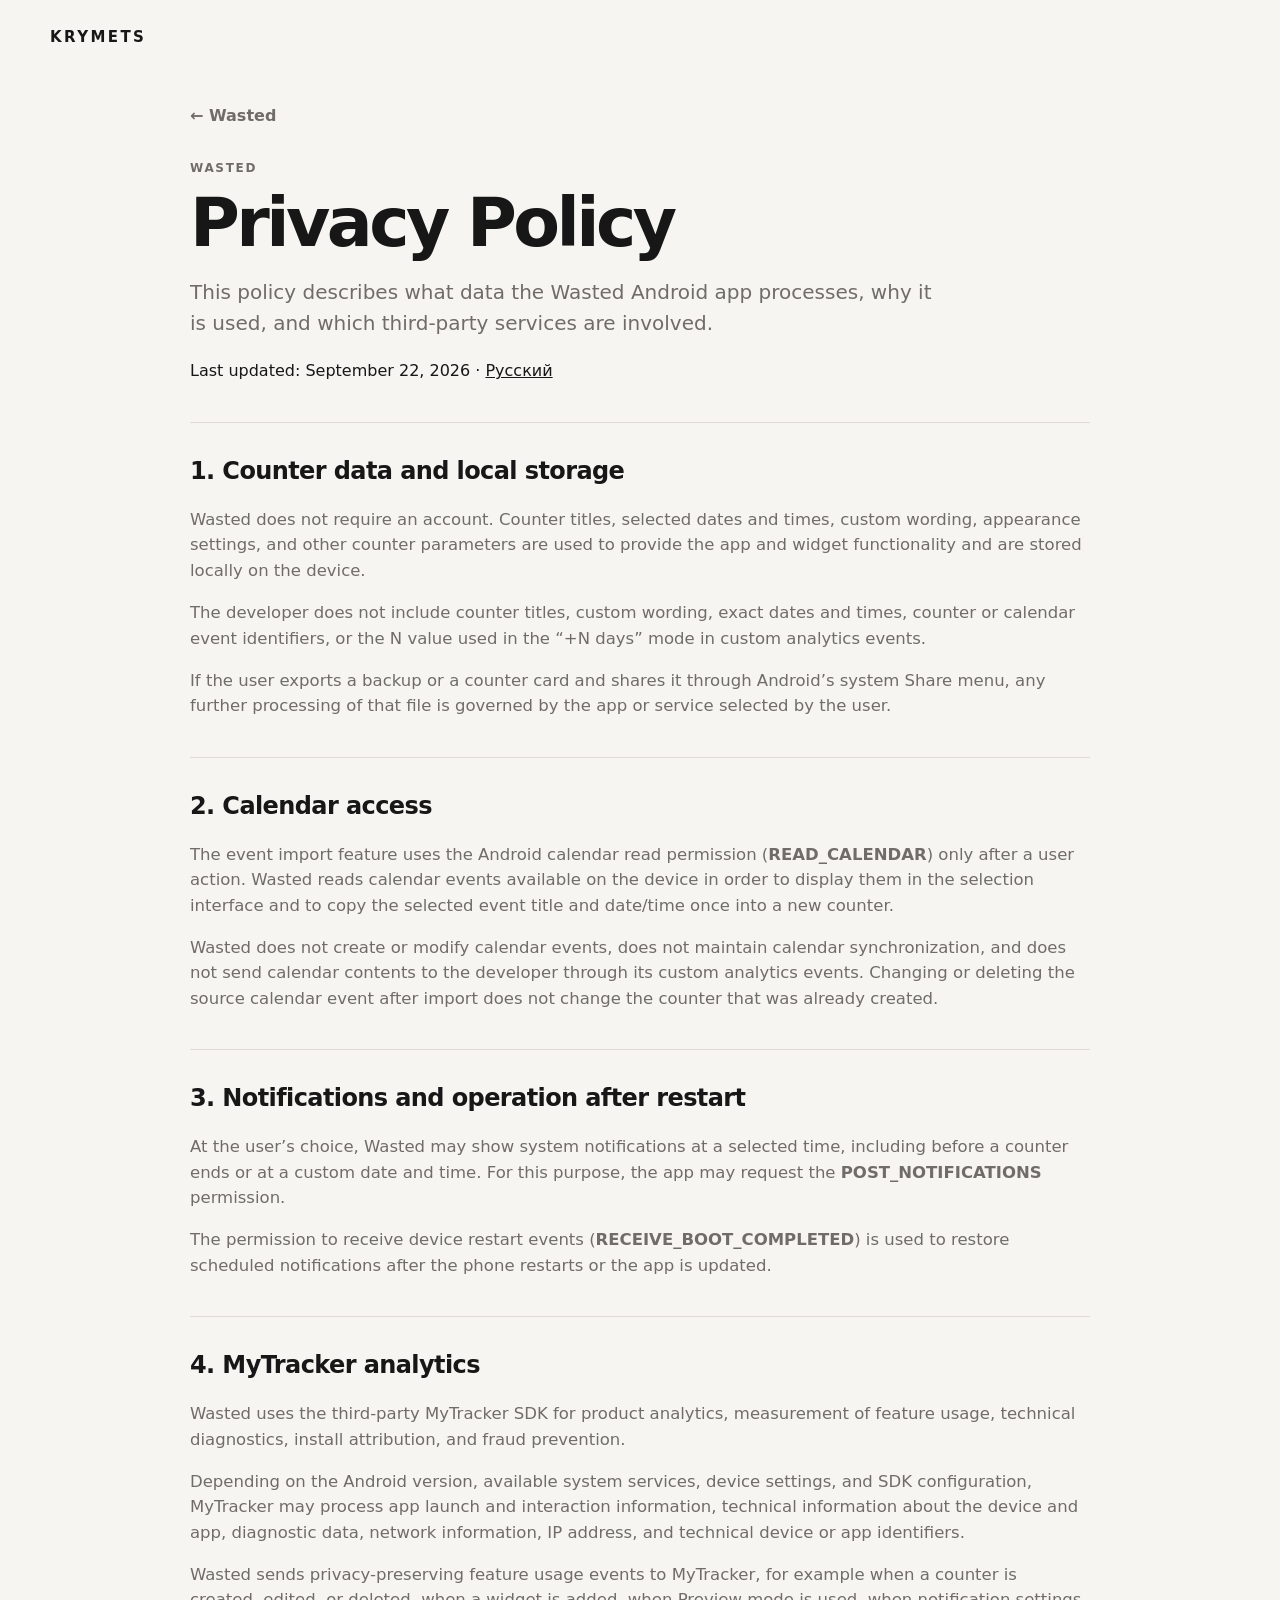
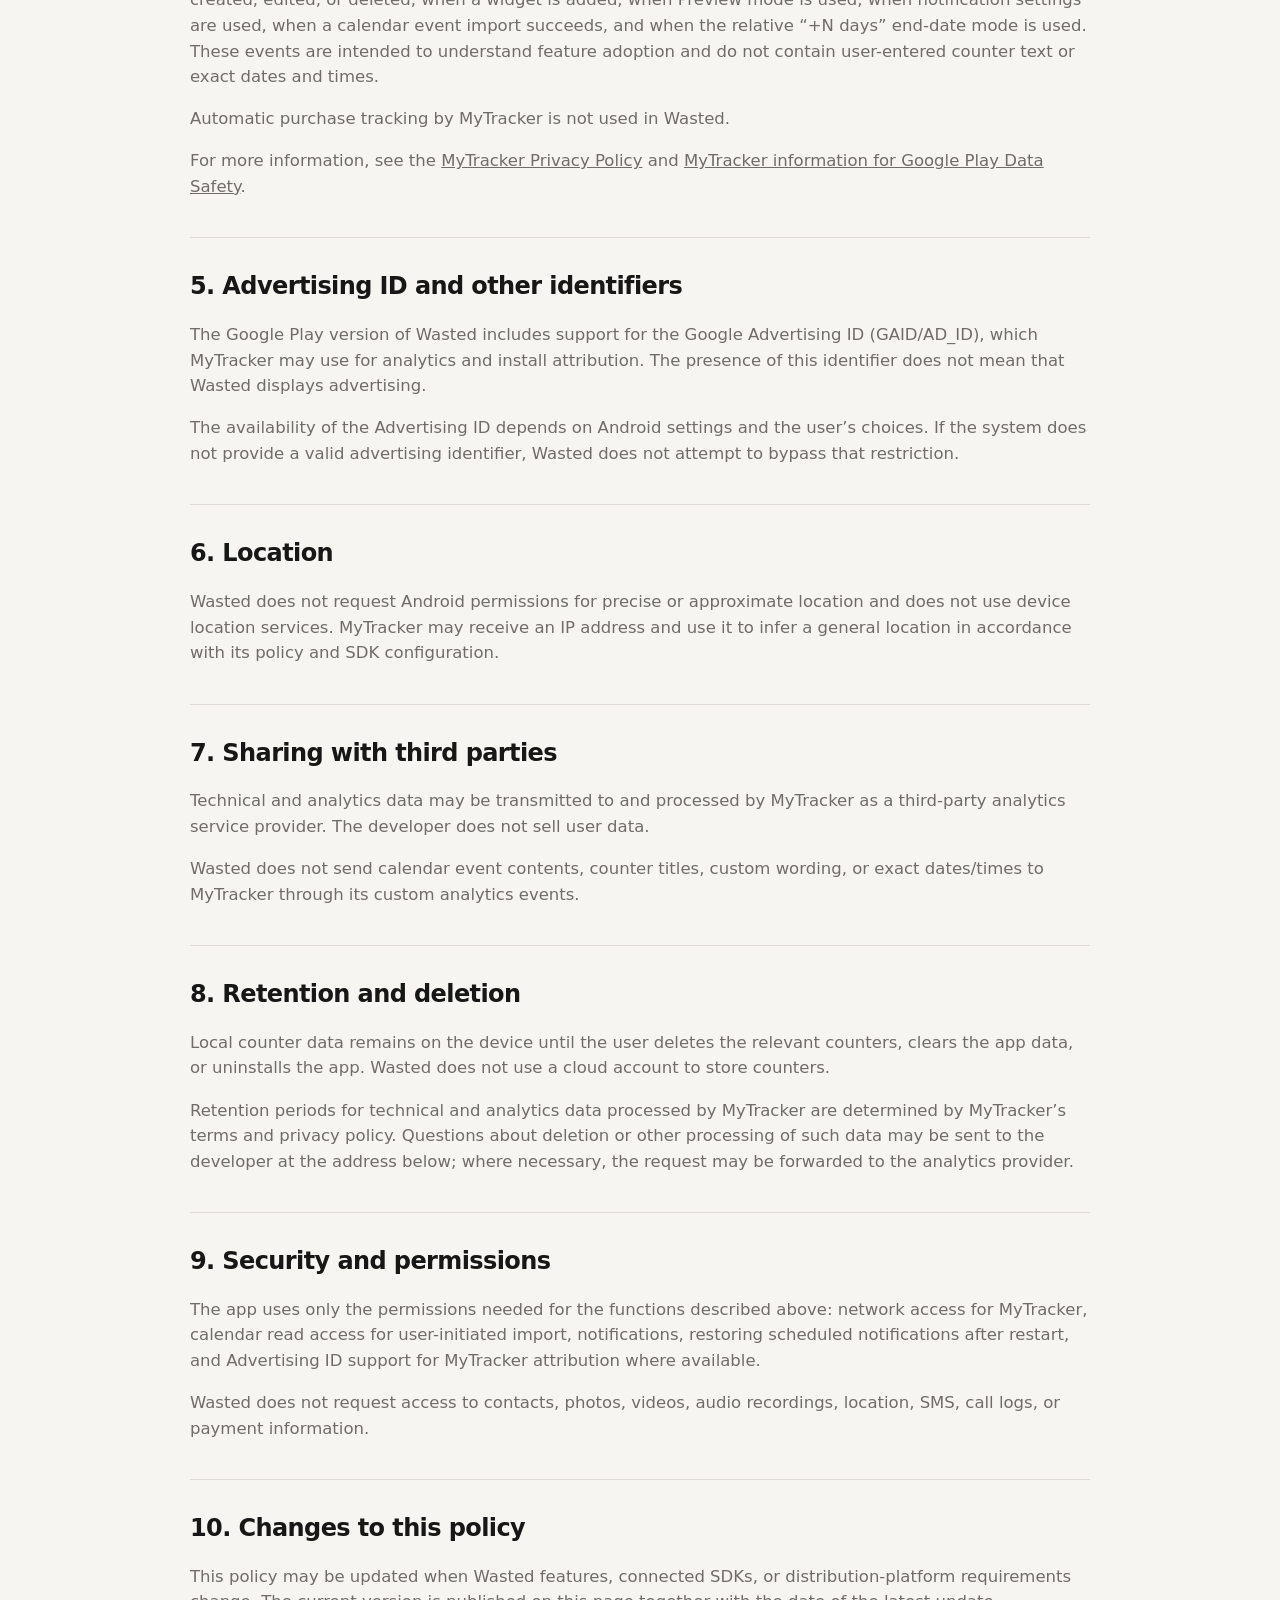
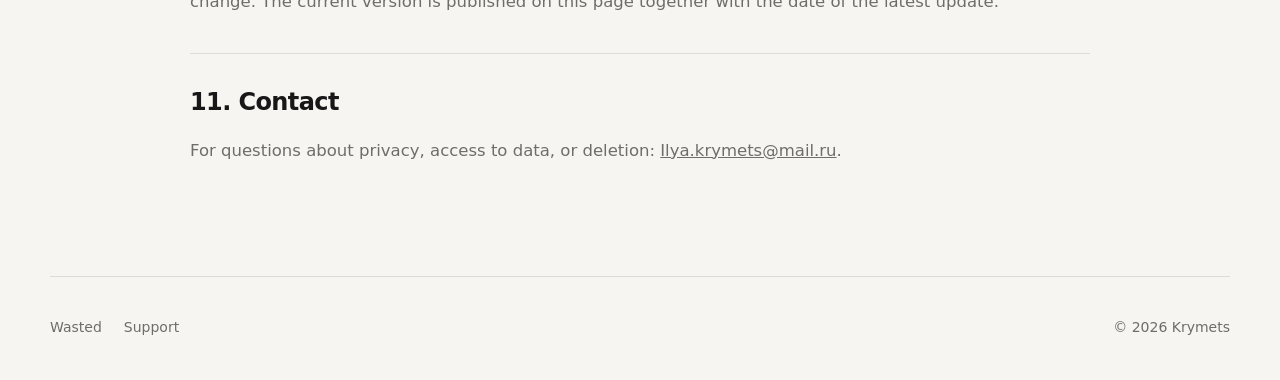
<file: apps/wasted/privacy/en/index.html>
<!doctype html><html lang="en"><head><meta charset="utf-8"><meta name="viewport" content="width=device-width,initial-scale=1"><meta name="description" content="Privacy Policy for the Wasted Android app."><title>Privacy Policy — Wasted</title><link rel="stylesheet" href="/assets/styles.css"></head><body><header class="site-header container"><a class="brand" href="/">KRYMETS</a></header><main class="container document-page"><a class="back-link" href="/apps/wasted/">← Wasted</a><p class="eyebrow">Wasted</p><h1>Privacy Policy</h1><p class="lede">This policy describes what data the Wasted Android app processes, why it is used, and which third-party services are involved.</p><p class="muted">Last updated: September 22, 2026 · <a href="/apps/wasted/privacy/">Русский</a></p>

<section><h2>1. Counter data and local storage</h2><p>Wasted does not require an account. Counter titles, selected dates and times, custom wording, appearance settings, and other counter parameters are used to provide the app and widget functionality and are stored locally on the device.</p><p>The developer does not include counter titles, custom wording, exact dates and times, counter or calendar event identifiers, or the N value used in the “+N days” mode in custom analytics events.</p><p>If the user exports a backup or a counter card and shares it through Android’s system Share menu, any further processing of that file is governed by the app or service selected by the user.</p></section>

<section><h2>2. Calendar access</h2><p>The event import feature uses the Android calendar read permission (<strong>READ_CALENDAR</strong>) only after a user action. Wasted reads calendar events available on the device in order to display them in the selection interface and to copy the selected event title and date/time once into a new counter.</p><p>Wasted does not create or modify calendar events, does not maintain calendar synchronization, and does not send calendar contents to the developer through its custom analytics events. Changing or deleting the source calendar event after import does not change the counter that was already created.</p></section>

<section><h2>3. Notifications and operation after restart</h2><p>At the user’s choice, Wasted may show system notifications at a selected time, including before a counter ends or at a custom date and time. For this purpose, the app may request the <strong>POST_NOTIFICATIONS</strong> permission.</p><p>The permission to receive device restart events (<strong>RECEIVE_BOOT_COMPLETED</strong>) is used to restore scheduled notifications after the phone restarts or the app is updated.</p></section>

<section><h2>4. MyTracker analytics</h2><p>Wasted uses the third-party MyTracker SDK for product analytics, measurement of feature usage, technical diagnostics, install attribution, and fraud prevention.</p><p>Depending on the Android version, available system services, device settings, and SDK configuration, MyTracker may process app launch and interaction information, technical information about the device and app, diagnostic data, network information, IP address, and technical device or app identifiers.</p><p>Wasted sends privacy-preserving feature usage events to MyTracker, for example when a counter is created, edited, or deleted, when a widget is added, when Preview mode is used, when notification settings are used, when a calendar event import succeeds, and when the relative “+N days” end-date mode is used. These events are intended to understand feature adoption and do not contain user-entered counter text or exact dates and times.</p><p>Automatic purchase tracking by MyTracker is not used in Wasted.</p><p>For more information, see the <a href="https://tracker.my.com/ru/legal/privacy-policy" target="_blank" rel="noopener noreferrer">MyTracker Privacy Policy</a> and <a href="https://docs.tracker.my.com/ru/privacy-and-security/google-data-safety" target="_blank" rel="noopener noreferrer">MyTracker information for Google Play Data Safety</a>.</p></section>

<section><h2>5. Advertising ID and other identifiers</h2><p>The Google Play version of Wasted includes support for the Google Advertising ID (GAID/AD_ID), which MyTracker may use for analytics and install attribution. The presence of this identifier does not mean that Wasted displays advertising.</p><p>The availability of the Advertising ID depends on Android settings and the user’s choices. If the system does not provide a valid advertising identifier, Wasted does not attempt to bypass that restriction.</p></section>

<section><h2>6. Location</h2><p>Wasted does not request Android permissions for precise or approximate location and does not use device location services. MyTracker may receive an IP address and use it to infer a general location in accordance with its policy and SDK configuration.</p></section>

<section><h2>7. Sharing with third parties</h2><p>Technical and analytics data may be transmitted to and processed by MyTracker as a third-party analytics service provider. The developer does not sell user data.</p><p>Wasted does not send calendar event contents, counter titles, custom wording, or exact dates/times to MyTracker through its custom analytics events.</p></section>

<section><h2>8. Retention and deletion</h2><p>Local counter data remains on the device until the user deletes the relevant counters, clears the app data, or uninstalls the app. Wasted does not use a cloud account to store counters.</p><p>Retention periods for technical and analytics data processed by MyTracker are determined by MyTracker’s terms and privacy policy. Questions about deletion or other processing of such data may be sent to the developer at the address below; where necessary, the request may be forwarded to the analytics provider.</p></section>

<section><h2>9. Security and permissions</h2><p>The app uses only the permissions needed for the functions described above: network access for MyTracker, calendar read access for user-initiated import, notifications, restoring scheduled notifications after restart, and Advertising ID support for MyTracker attribution where available.</p><p>Wasted does not request access to contacts, photos, videos, audio recordings, location, SMS, call logs, or payment information.</p></section>

<section><h2>10. Changes to this policy</h2><p>This policy may be updated when Wasted features, connected SDKs, or distribution-platform requirements change. The current version is published on this page together with the date of the latest update.</p></section>

<section><h2>11. Contact</h2><p>For questions about privacy, access to data, or deletion: <a href="mailto:Ilya.krymets@mail.ru">Ilya.krymets@mail.ru</a>.</p></section></main><footer class="site-footer container"><nav><a href="/apps/wasted/">Wasted</a><a href="/apps/wasted/support/">Support</a></nav><p>© 2026 Krymets</p></footer></body></html>
</file>
<file: assets/styles.css>
:root{--bg:#f6f5f2;--surface:#fff;--surface-soft:#efede8;--text:#171717;--muted:#706d68;--line:#dedbd5;--accent:#171717;--radius:22px}*{box-sizing:border-box}html{scroll-behavior:smooth}body{margin:0;background:var(--bg);color:var(--text);font-family:Inter,ui-sans-serif,system-ui,-apple-system,BlinkMacSystemFont,"Segoe UI",sans-serif;line-height:1.55}a{color:inherit}img{display:block;max-width:100%}.container{width:min(1180px,calc(100% - 56px));margin:0 auto}.site-header{height:76px;display:flex;align-items:center;justify-content:space-between}.brand{text-decoration:none;font-weight:850;letter-spacing:.16em;font-size:15px}.site-nav{display:flex;gap:24px;align-items:center}.site-nav a{text-decoration:none;color:var(--muted);font-size:14px;font-weight:650}.site-nav a:hover{color:var(--text)}.hero{padding:42px 0 48px;display:grid;grid-template-columns:minmax(0,1.75fr) minmax(280px,.75fr);gap:72px;align-items:end}.eyebrow{margin:0 0 12px;color:var(--muted);text-transform:uppercase;letter-spacing:.14em;font-size:12px;font-weight:750}h1{margin:0;font-size:clamp(52px,5vw,70px);line-height:1;letter-spacing:-.052em;max-width:900px}.hero-copy,.app-lead{margin:0 0 6px;font-size:18px;color:var(--muted);max-width:390px}.section{padding:26px 0 78px}.section-head{display:flex;justify-content:space-between;align-items:end;margin-bottom:18px}h2{margin:0;font-size:25px;letter-spacing:-.025em}.product-grid{display:grid;grid-template-columns:1fr;gap:18px}.product-card{background:var(--surface);border:1px solid var(--line);border-radius:var(--radius);padding:30px;display:grid;grid-template-columns:96px minmax(0,1fr) auto;gap:26px;align-items:center}.product-icon{width:96px;height:96px;border-radius:26px;object-fit:cover}.product-icon.large{width:132px;height:132px;border-radius:34px}.platform{margin:0 0 6px;color:var(--muted);font-size:12px;font-weight:700;text-transform:uppercase;letter-spacing:.09em}.product-card h3{margin:0;font-size:38px;line-height:1;letter-spacing:-.045em}.product-card p{color:var(--muted);max-width:620px;margin:11px 0 0;font-size:17px}.product-actions,.hero-actions{display:flex;align-items:center;gap:10px;flex-wrap:wrap}.product-actions{justify-content:flex-end}.btn{display:inline-flex;align-items:center;justify-content:center;min-height:46px;padding:0 18px;border-radius:999px;text-decoration:none;font-weight:750;font-size:14px;border:1px solid transparent;white-space:nowrap}.btn-primary{background:var(--accent);color:#fff}.btn-secondary{background:transparent;border-color:var(--line)}.btn:hover{transform:translateY(-1px)}.text-link,.back-link{text-decoration:none;font-weight:650}.text-link{color:var(--muted)}.site-footer{min-height:104px;border-top:1px solid var(--line);display:flex;justify-content:space-between;align-items:center;color:var(--muted);font-size:14px;gap:24px}.site-footer nav{display:flex;gap:22px}.site-footer a{text-decoration:none}.app-page{padding:18px 0 86px}.back-link{display:inline-block;margin-bottom:30px;color:var(--muted)}.app-hero{display:grid;grid-template-columns:132px minmax(0,1fr);gap:34px;align-items:start;padding-bottom:48px}.app-hero h1{font-size:56px}.app-headline{margin:16px 0 0;font-size:clamp(38px,4vw,52px);line-height:1.03;letter-spacing:-.045em;max-width:820px}.app-subheadline{margin:10px 0 0;max-width:760px;font-size:21px;color:var(--muted);line-height:1.35}.hero-actions{margin-top:24px}.content-grid{display:grid;grid-template-columns:repeat(2,minmax(0,1fr));gap:18px;max-width:100%}.content-block{background:var(--surface);border:1px solid var(--line);border-radius:var(--radius);padding:28px 30px}.content-block.full{grid-column:1/-1}.content-block h2{margin:0 0 12px}.content-block p,.content-block li{font-size:17px;color:var(--muted)}.content-block p{margin:0 0 16px}.content-block p:last-child{margin-bottom:0}.content-block ul,.content-block ol{margin:12px 0 0;padding-left:22px}.content-block li+li{margin-top:8px}.document-page{padding:28px 0 96px;max-width:900px}.document-page h1{font-size:clamp(44px,5.5vw,68px)}.document-page .lede{font-size:20px;color:var(--muted);max-width:760px}.document-page section{margin-top:38px;padding-top:30px;border-top:1px solid var(--line)}.document-page section h2{font-size:24px}.document-page section p,.document-page section li{color:var(--muted);font-size:16.5px}.document-page ul,.document-page ol{padding-left:22px}.meta-row{display:flex;gap:18px;flex-wrap:wrap;margin:18px 0 0;color:var(--muted);font-size:14px}.hash{font-family:ui-monospace,SFMono-Regular,Menlo,Consolas,monospace;word-break:break-all;font-size:13px;background:var(--surface-soft);padding:10px 12px;border-radius:12px}.download-panel{margin:28px 0 0;background:var(--surface);border:1px solid var(--line);border-radius:var(--radius);padding:26px}.download-panel h2{margin-bottom:8px}.download-panel .btn{margin-top:18px}@media(max-width:900px){.hero{grid-template-columns:1fr;gap:20px}.hero-copy{max-width:660px}.product-card{grid-template-columns:82px minmax(0,1fr)}.product-icon{width:82px;height:82px;border-radius:22px}.product-actions{grid-column:1/-1;justify-content:flex-start}.content-grid{grid-template-columns:1fr}.content-block.full{grid-column:auto}}@media(max-width:680px){.container{width:min(100% - 28px,1180px)}.site-header{height:60px}.site-nav{display:none}.hero{padding:14px 0 34px;gap:16px}.hero h1{font-size:clamp(36px,11.5vw,48px)}.hero-copy,.app-lead{font-size:16px;margin:0}.section{padding:4px 0 54px}.section-head{margin-bottom:14px}.section-head h2{font-size:23px}.product-card{grid-template-columns:70px minmax(0,1fr);padding:20px;gap:16px}.product-icon{width:70px;height:70px;border-radius:19px}.product-card h3{font-size:29px}.product-card p{font-size:15px}.product-actions{gap:8px}.product-actions .btn{flex:1 1 100%}.app-page{padding-top:6px}.back-link{margin-bottom:20px}.app-hero{grid-template-columns:1fr;gap:18px;padding-bottom:28px}.product-icon.large{width:96px;height:96px;border-radius:26px}.app-hero h1{font-size:44px}.app-headline{font-size:35px}.app-subheadline{font-size:18px}.hero-actions{gap:8px}.hero-actions .btn{flex:1 1 100%}.content-block{padding:22px 20px}.content-block p,.content-block li{font-size:16px}.document-page{padding:14px 0 70px}.document-page h1{font-size:42px}.document-page .lede{font-size:18px}.document-page section{margin-top:30px;padding-top:24px}.download-panel{padding:22px 20px}.site-footer{align-items:flex-start;flex-direction:column;justify-content:center;padding:24px 0;min-height:auto}}
</file>
